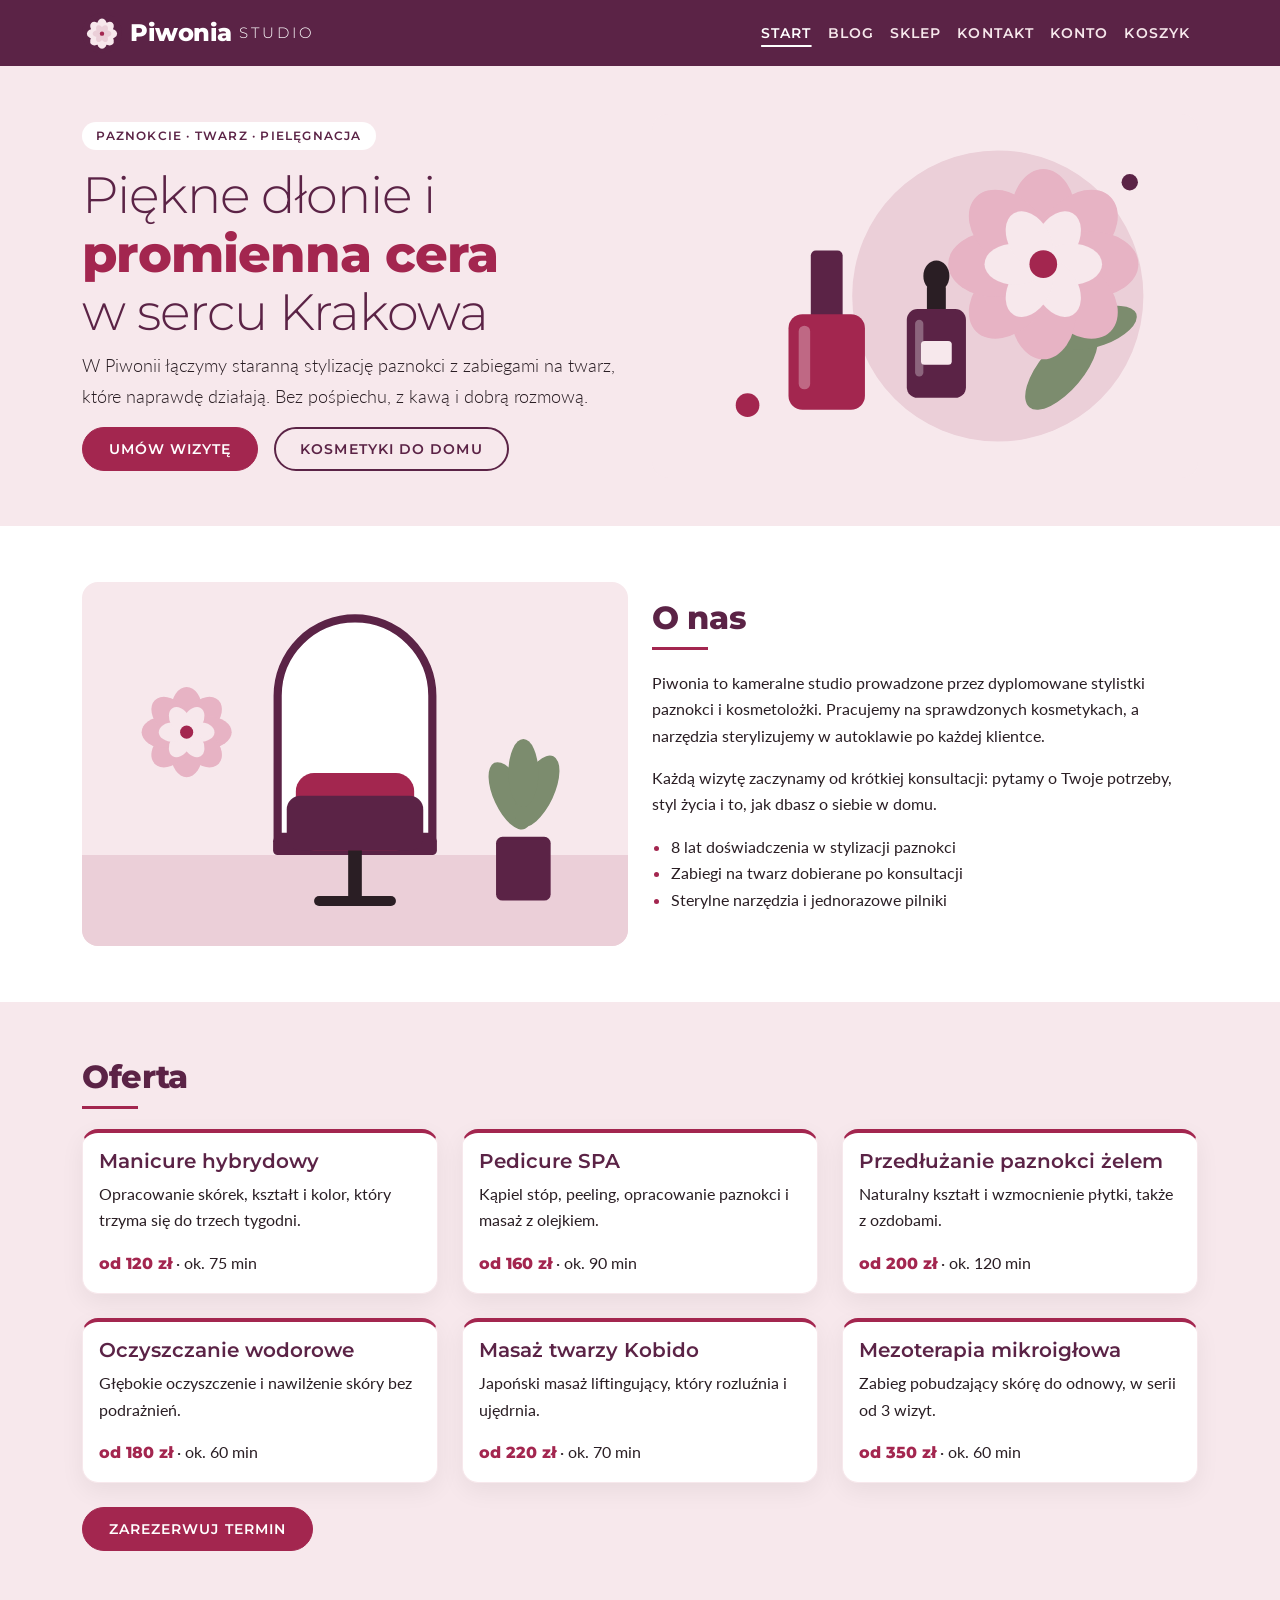
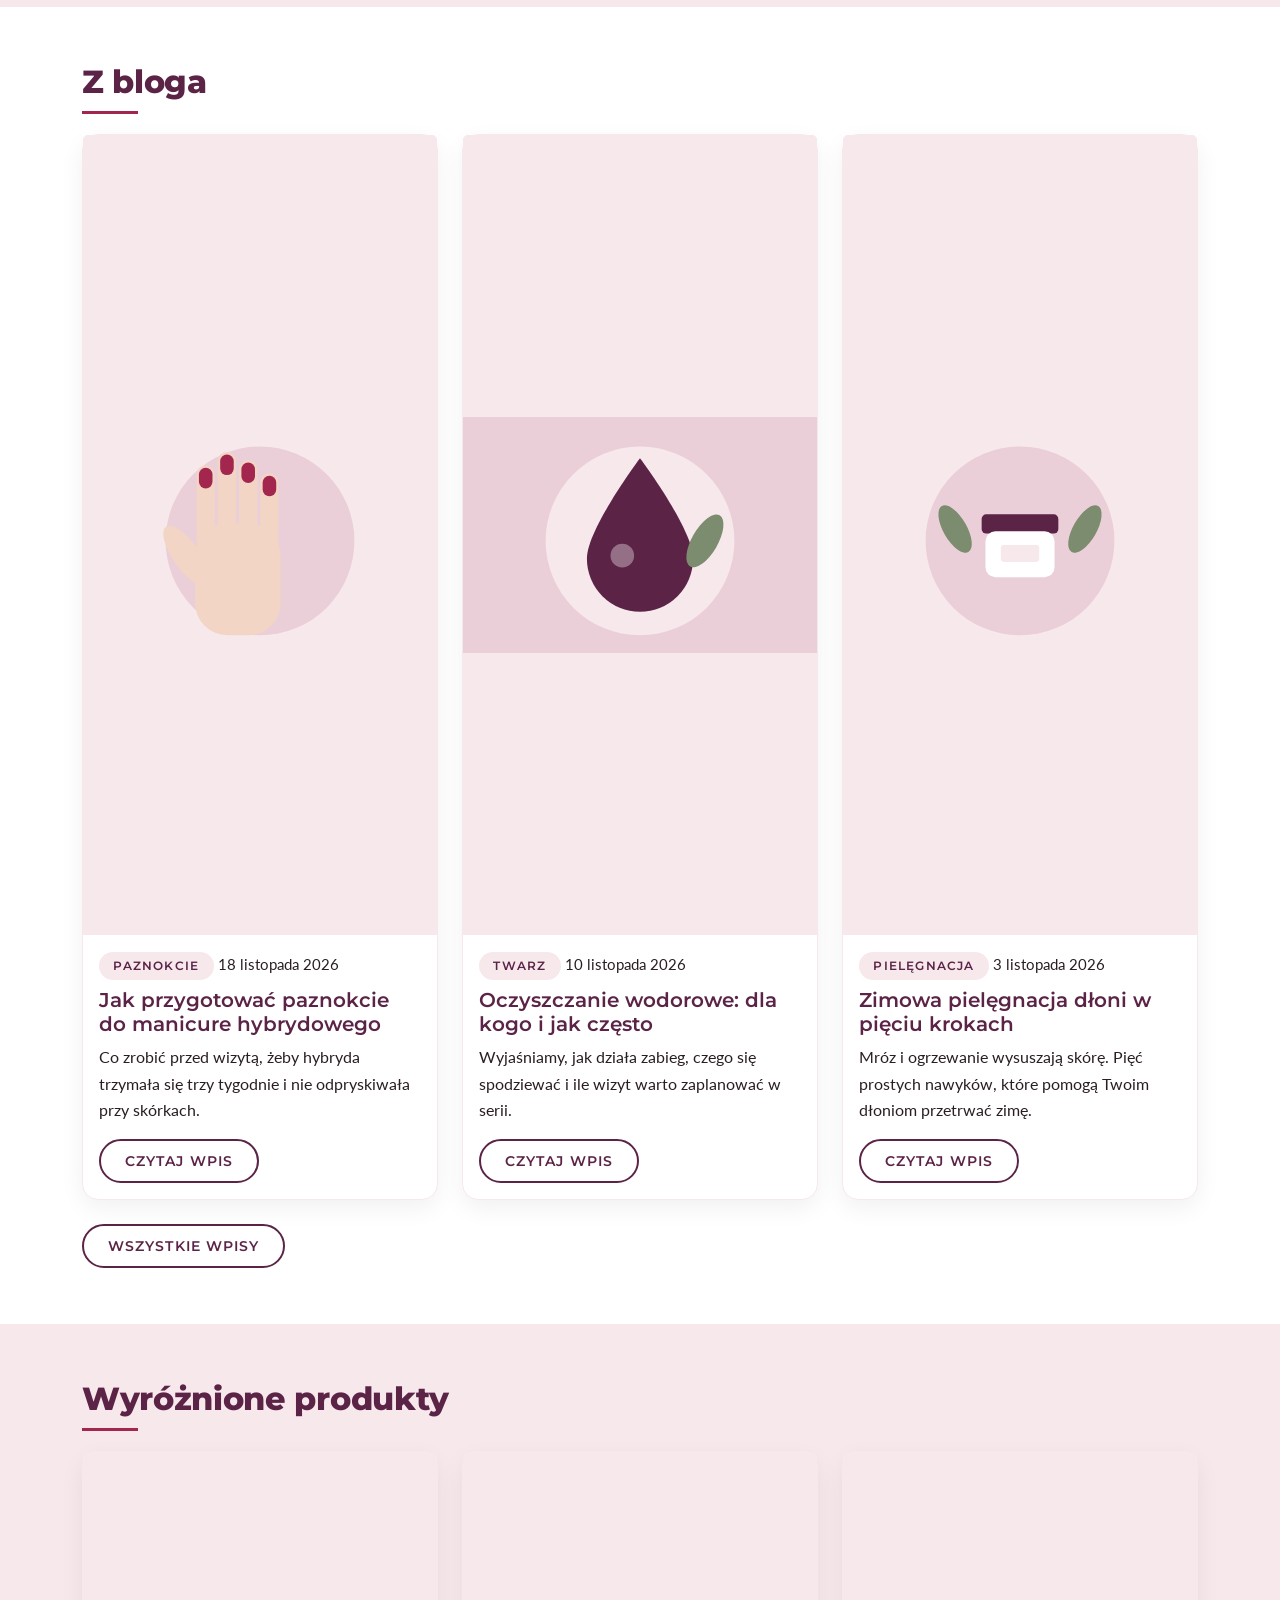
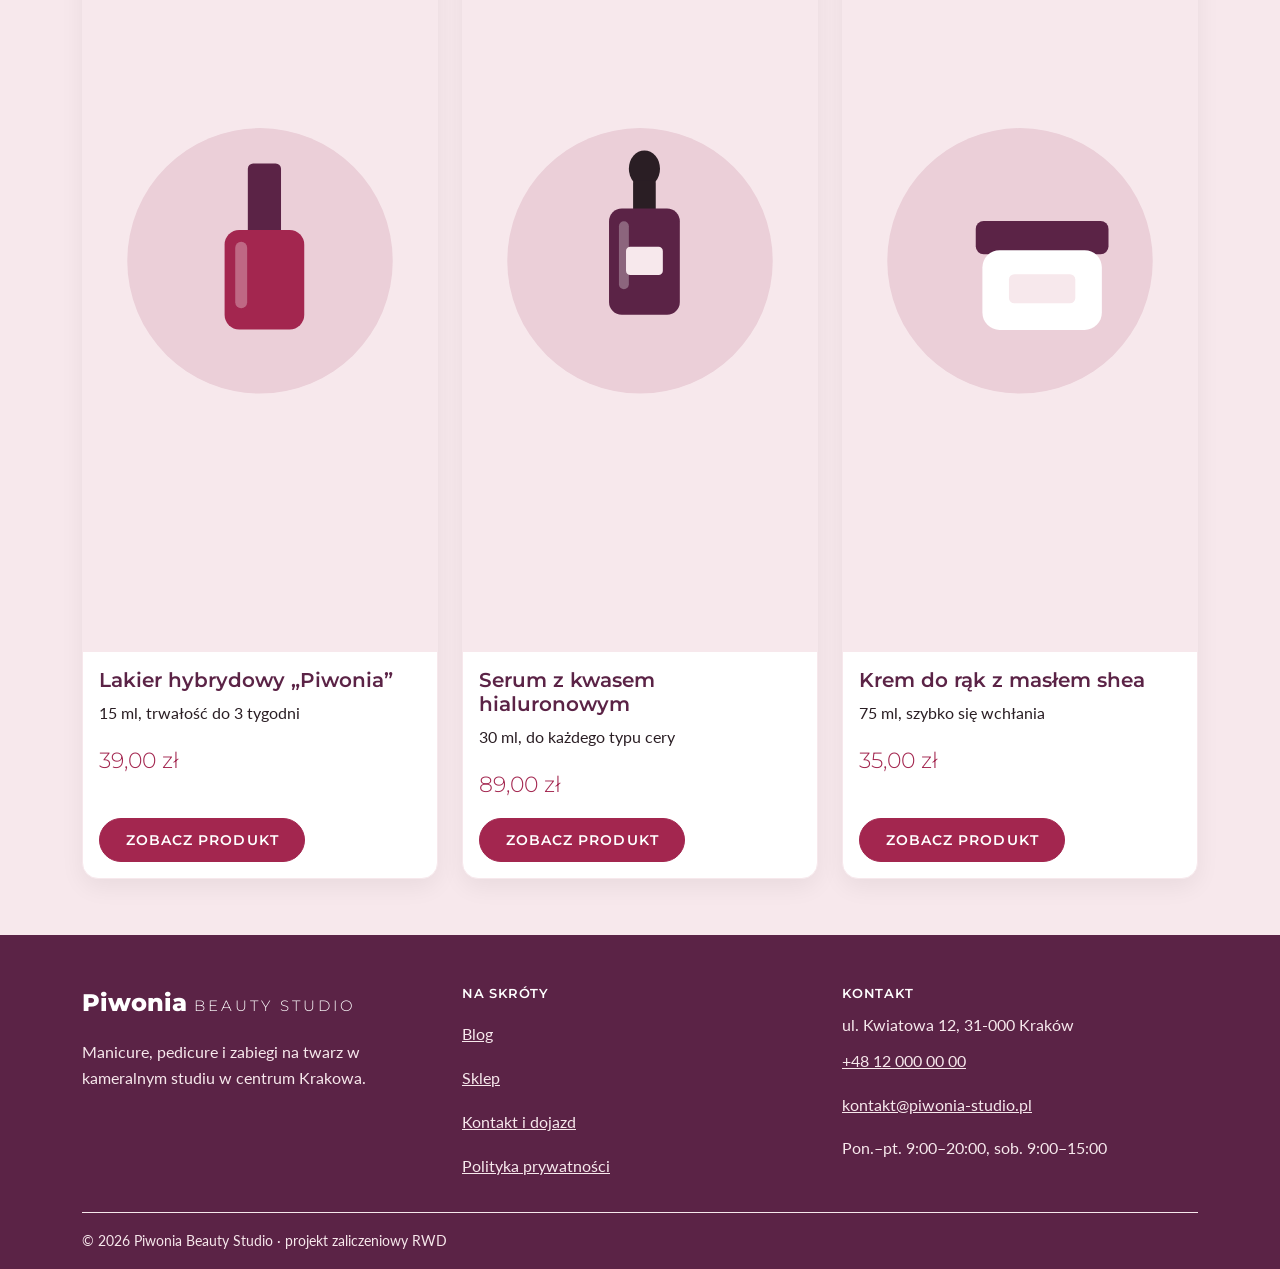
<file: index.html>
<!DOCTYPE html>
<html lang="pl">
<head>
  <meta charset="utf-8">
  <meta name="viewport" content="width=device-width, initial-scale=1">
  <title>Piwonia Beauty Studio – manicure i zabiegi na twarz w Krakowie</title>
  <meta name="description" content="Kameralne studio urody w Krakowie: manicure hybrydowy, pedicure SPA, oczyszczanie wodorowe i masaż Kobido. Umów wizytę online.">
  <meta property="og:title" content="Piwonia Beauty Studio – manicure i zabiegi na twarz w Krakowie">
  <meta property="og:description" content="Kameralne studio urody w Krakowie: manicure hybrydowy, pedicure SPA, oczyszczanie wodorowe i masaż Kobido. Umów wizytę online.">
  <meta property="og:image" content="https://marysiapieczyrak.github.io/projekt-rwd/img/og-image.png">
  <meta property="og:type" content="website">
  <meta property="og:url" content="https://marysiapieczyrak.github.io/projekt-rwd/index.html">
  <meta property="og:locale" content="pl_PL">
  <link rel="icon" href="img/logo.svg" type="image/svg+xml">
  <link rel="preconnect" href="https://fonts.googleapis.com">
  <link rel="preconnect" href="https://fonts.gstatic.com" crossorigin>
  <link rel="stylesheet" href="https://fonts.googleapis.com/css2?family=Lato:wght@400;700&family=Montserrat:wght@200;300;400;600;800&display=swap">
  <link rel="stylesheet" href="https://cdn.jsdelivr.net/npm/bootstrap@5.3.3/dist/css/bootstrap.min.css" integrity="sha384-QWTKZyjpPEjISv5WaRU9OFeRpok6YctnYmDr5pNlyT2bRjXh0JMhjY6hW+ALEwIH" crossorigin="anonymous">
  <link rel="stylesheet" href="style.css">
  <script type="application/ld+json">
  {
    "@context": "https://schema.org",
    "@type": "BeautySalon",
    "@id": "https://marysiapieczyrak.github.io/projekt-rwd/#salon",
    "name": "Piwonia Beauty Studio",
    "description": "Studio urody w Krakowie: stylizacja paznokci i zabiegi na twarz.",
    "url": "https://marysiapieczyrak.github.io/projekt-rwd/",
    "logo": "https://marysiapieczyrak.github.io/projekt-rwd/img/logo.svg",
    "image": "https://marysiapieczyrak.github.io/projekt-rwd/img/og-image.png",
    "telephone": "+48 12 000 00 00",
    "email": "kontakt@piwonia-studio.pl",
    "priceRange": "120–350 zł",
    "address": {
      "@type": "PostalAddress",
      "streetAddress": "ul. Kwiatowa 12",
      "postalCode": "31-000",
      "addressLocality": "Kraków",
      "addressCountry": "PL"
    },
    "openingHoursSpecification": [
      {
        "@type": "OpeningHoursSpecification",
        "dayOfWeek": [
          "Monday",
          "Tuesday",
          "Wednesday",
          "Thursday",
          "Friday"
        ],
        "opens": "09:00",
        "closes": "20:00"
      },
      {
        "@type": "OpeningHoursSpecification",
        "dayOfWeek": "Saturday",
        "opens": "09:00",
        "closes": "15:00"
      }
    ]
  }
  </script>
</head>
<body>
  <header>
    <nav class="navbar navbar-expand-lg navbar-dark navbar-marka" aria-label="Menu główne">
      <div class="container">
        <a class="navbar-brand" href="index.html"><img src="img/logo.svg" width="40" height="40" class="me-2" alt="Logo Piwonia Beauty Studio – stylizowany kwiat piwonii">Piwonia<span class="marka-cienka">studio</span></a>
        <button class="navbar-toggler" type="button" data-bs-toggle="collapse" data-bs-target="#menuGlowne" aria-controls="menuGlowne" aria-expanded="false" aria-label="Pokaż menu">
          <span class="navbar-toggler-icon"></span>
        </button>
        <div class="collapse navbar-collapse" id="menuGlowne">
          <ul class="navbar-nav ms-auto">
            <li class="nav-item"><a class="nav-link active" aria-current="page" href="index.html">Start</a></li>
            <li class="nav-item"><a class="nav-link" href="blog.html">Blog</a></li>
            <li class="nav-item"><a class="nav-link" href="sklep.html">Sklep</a></li>
            <li class="nav-item"><a class="nav-link" href="kontakt.html">Kontakt</a></li>
            <li class="nav-item"><a class="nav-link" href="konto.html">Konto</a></li>
            <li class="nav-item"><a class="nav-link" href="koszyk.html">Koszyk</a></li>
          </ul>
        </div>
      </div>
    </nav>
  </header>
  <main>
    <section class="hero">
      <div class="container">
        <div class="row g-4 align-items-center">
          <div class="col-12 col-lg-6">
            <p class="kategoria mb-3">Paznokcie · Twarz · Pielęgnacja</p>
            <h1>Piękne dłonie i <strong>promienna cera</strong> w&nbsp;sercu Krakowa</h1>
            <p class="lead">W Piwonii łączymy staranną stylizację paznokci z zabiegami na twarz, które naprawdę działają. Bez pośpiechu, z kawą i dobrą rozmową.</p>
            <div class="d-flex flex-wrap gap-3">
              <a href="kontakt.html" class="btn btn-cta">Umów wizytę</a>
              <a href="sklep.html" class="btn btn-obrys">Kosmetyki do domu</a>
            </div>
          </div>
          <div class="col-12 col-lg-6">
            <img src="img/hero.svg" class="img-fluid zdjecie-zaokraglone" width="1200" height="800" alt="Malinowy lakier do paznokci, serum z pipetą i różowa piwonia">
          </div>
        </div>
      </div>
    </section>
    <section class="sekcja">
      <div class="container">
        <div class="row g-4 align-items-center">
          <div class="col-12 col-md-6 order-md-2">
            <h2 class="naglowek-sekcji">O nas</h2>
            <p>Piwonia to kameralne studio prowadzone przez dyplomowane stylistki paznokci i kosmetolożki. Pracujemy na sprawdzonych kosmetykach, a narzędzia sterylizujemy w autoklawie po każdej klientce.</p>
            <p>Każdą wizytę zaczynamy od krótkiej konsultacji: pytamy o Twoje potrzeby, styl życia i to, jak dbasz o siebie w domu.</p>
            <ul class="lista-zalet">
              <li>8 lat doświadczenia w stylizacji paznokci</li>
              <li>Zabiegi na twarz dobierane po konsultacji</li>
              <li>Sterylne narzędzia i jednorazowe pilniki</li>
            </ul>
          </div>
          <div class="col-12 col-md-6 order-md-1">
            <img src="img/o-nas.svg" class="img-fluid zdjecie-zaokraglone" width="1200" height="800" alt="Wnętrze studia Piwonia: fotel kosmetyczny, lustro w łuku i roślina">
          </div>
        </div>
      </div>
    </section>
    <section class="sekcja sekcja-tlo">
      <div class="container">
        <div class="row">
          <div class="col-12">
            <h2 class="naglowek-sekcji">Oferta</h2>
          </div>
        </div>
        <div class="row g-4">
          <div class="col-12 col-md-6 col-lg-4">
            <div class="card h-100 karta-uslugi">
              <div class="card-body">
                <h3 class="h5 card-title">Manicure hybrydowy</h3>
                <p class="card-text">Opracowanie skórek, kształt i kolor, który trzyma się do trzech tygodni.</p>
                <p class="mb-0"><span class="usluga-cena">od 120 zł</span> · ok. 75 min</p>
              </div>
            </div>
          </div>
          <div class="col-12 col-md-6 col-lg-4">
            <div class="card h-100 karta-uslugi">
              <div class="card-body">
                <h3 class="h5 card-title">Pedicure SPA</h3>
                <p class="card-text">Kąpiel stóp, peeling, opracowanie paznokci i masaż z olejkiem.</p>
                <p class="mb-0"><span class="usluga-cena">od 160 zł</span> · ok. 90 min</p>
              </div>
            </div>
          </div>
          <div class="col-12 col-md-6 col-lg-4">
            <div class="card h-100 karta-uslugi">
              <div class="card-body">
                <h3 class="h5 card-title">Przedłużanie paznokci żelem</h3>
                <p class="card-text">Naturalny kształt i wzmocnienie płytki, także z ozdobami.</p>
                <p class="mb-0"><span class="usluga-cena">od 200 zł</span> · ok. 120 min</p>
              </div>
            </div>
          </div>
          <div class="col-12 col-md-6 col-lg-4">
            <div class="card h-100 karta-uslugi">
              <div class="card-body">
                <h3 class="h5 card-title">Oczyszczanie wodorowe</h3>
                <p class="card-text">Głębokie oczyszczenie i nawilżenie skóry bez podrażnień.</p>
                <p class="mb-0"><span class="usluga-cena">od 180 zł</span> · ok. 60 min</p>
              </div>
            </div>
          </div>
          <div class="col-12 col-md-6 col-lg-4">
            <div class="card h-100 karta-uslugi">
              <div class="card-body">
                <h3 class="h5 card-title">Masaż twarzy Kobido</h3>
                <p class="card-text">Japoński masaż liftingujący, który rozluźnia i ujędrnia.</p>
                <p class="mb-0"><span class="usluga-cena">od 220 zł</span> · ok. 70 min</p>
              </div>
            </div>
          </div>
          <div class="col-12 col-md-6 col-lg-4">
            <div class="card h-100 karta-uslugi">
              <div class="card-body">
                <h3 class="h5 card-title">Mezoterapia mikroigłowa</h3>
                <p class="card-text">Zabieg pobudzający skórę do odnowy, w serii od 3 wizyt.</p>
                <p class="mb-0"><span class="usluga-cena">od 350 zł</span> · ok. 60 min</p>
              </div>
            </div>
          </div>
        </div>
        <div class="row">
          <div class="col-12 mt-4">
            <a href="kontakt.html" class="btn btn-cta">Zarezerwuj termin</a>
          </div>
        </div>
      </div>
    </section>
    <section class="sekcja">
      <div class="container">
        <div class="row">
          <div class="col-12">
            <h2 class="naglowek-sekcji">Z bloga</h2>
          </div>
        </div>
        <div class="row g-4">
          <div class="col-12 col-md-6 col-lg-4">
            <article class="card h-100">
              <img src="img/blog-1.svg" class="card-img-top" width="1200" height="800" alt="Dłoń z pomalowanymi paznokciami">
              <div class="card-body d-flex flex-column">
                <p class="mb-2"><span class="kategoria">Paznokcie</span> <time class="meta-wpisu" datetime="2026-11-18">18 listopada 2026</time></p>
                <h3 class="h5 card-title">Jak przygotować paznokcie do manicure hybrydowego</h3>
                <p class="card-text">Co zrobić przed wizytą, żeby hybryda trzymała się trzy tygodnie i nie odpryskiwała przy skórkach.</p>
                <a href="single.html" class="btn btn-obrys mt-auto align-self-start">Czytaj wpis<span class="visually-hidden">: Jak przygotować paznokcie do manicure hybrydowego</span></a>
              </div>
            </article>
          </div>
          <div class="col-12 col-md-6 col-lg-4">
            <article class="card h-100">
              <img src="img/blog-2.svg" class="card-img-top" width="1200" height="800" alt="Kropla wody i liść na tle piany">
              <div class="card-body d-flex flex-column">
                <p class="mb-2"><span class="kategoria">Twarz</span> <time class="meta-wpisu" datetime="2026-11-10">10 listopada 2026</time></p>
                <h3 class="h5 card-title">Oczyszczanie wodorowe: dla kogo i jak często</h3>
                <p class="card-text">Wyjaśniamy, jak działa zabieg, czego się spodziewać i ile wizyt warto zaplanować w serii.</p>
                <a href="single.html" class="btn btn-obrys mt-auto align-self-start">Czytaj wpis<span class="visually-hidden">: Oczyszczanie wodorowe: dla kogo i jak często</span></a>
              </div>
            </article>
          </div>
          <div class="col-12 col-md-6 col-lg-4">
            <article class="card h-100">
              <img src="img/blog-3.svg" class="card-img-top" width="1200" height="800" alt="Dłonie w rękawiczkach z kremem">
              <div class="card-body d-flex flex-column">
                <p class="mb-2"><span class="kategoria">Pielęgnacja</span> <time class="meta-wpisu" datetime="2026-11-03">3 listopada 2026</time></p>
                <h3 class="h5 card-title">Zimowa pielęgnacja dłoni w pięciu krokach</h3>
                <p class="card-text">Mróz i ogrzewanie wysuszają skórę. Pięć prostych nawyków, które pomogą Twoim dłoniom przetrwać zimę.</p>
                <a href="single.html" class="btn btn-obrys mt-auto align-self-start">Czytaj wpis<span class="visually-hidden">: Zimowa pielęgnacja dłoni w pięciu krokach</span></a>
              </div>
            </article>
          </div>
        </div>
        <div class="row">
          <div class="col-12 mt-4">
            <a href="blog.html" class="btn btn-obrys">Wszystkie wpisy</a>
          </div>
        </div>
      </div>
    </section>
    <section class="sekcja sekcja-tlo">
      <div class="container">
        <div class="row">
          <div class="col-12">
            <h2 class="naglowek-sekcji">Wyróżnione produkty</h2>
          </div>
        </div>
        <div class="row g-4">
          <div class="col-12 col-md-6 col-lg-4">
            <article class="card h-100">
              <img src="img/produkt-lakier.svg" class="card-img-top" width="800" height="800" alt="Butelka lakieru hybrydowego w kolorze malinowym">
              <div class="card-body d-flex flex-column">
                <h3 class="h5 card-title">Lakier hybrydowy „Piwonia”</h3>
                <p class="card-text">15 ml, trwałość do 3 tygodni</p>
                <p class="cena mb-3">39,00 zł</p>
                <a href="produkt.html" class="btn btn-cta mt-auto align-self-start">Zobacz produkt<span class="visually-hidden">: Lakier hybrydowy „Piwonia”</span></a>
              </div>
            </article>
          </div>
          <div class="col-12 col-md-6 col-lg-4">
            <article class="card h-100">
              <img src="img/produkt-serum.svg" class="card-img-top" width="800" height="800" alt="Buteleczka serum z pipetą">
              <div class="card-body d-flex flex-column">
                <h3 class="h5 card-title">Serum z kwasem hialuronowym</h3>
                <p class="card-text">30 ml, do każdego typu cery</p>
                <p class="cena mb-3">89,00 zł</p>
                <a href="produkt.html" class="btn btn-cta mt-auto align-self-start">Zobacz produkt<span class="visually-hidden">: Serum z kwasem hialuronowym</span></a>
              </div>
            </article>
          </div>
          <div class="col-12 col-md-6 col-lg-4">
            <article class="card h-100">
              <img src="img/produkt-krem.svg" class="card-img-top" width="800" height="800" alt="Słoiczek kremu do rąk">
              <div class="card-body d-flex flex-column">
                <h3 class="h5 card-title">Krem do rąk z masłem shea</h3>
                <p class="card-text">75 ml, szybko się wchłania</p>
                <p class="cena mb-3">35,00 zł</p>
                <a href="produkt.html" class="btn btn-cta mt-auto align-self-start">Zobacz produkt<span class="visually-hidden">: Krem do rąk z masłem shea</span></a>
              </div>
            </article>
          </div>
        </div>
      </div>
    </section>
  </main>
  <footer class="stopka pt-5 pb-3">
    <div class="container">
      <div class="row g-4">
        <div class="col-12 col-md-4">
          <p class="stopka-marka">Piwonia <span class="marka-cienka">Beauty Studio</span></p>
          <p>Manicure, pedicure i zabiegi na twarz w kameralnym studiu w centrum Krakowa.</p>
        </div>
        <div class="col-12 col-sm-6 col-md-4">
          <p class="stopka-naglowek">Na skróty</p>
          <ul class="list-unstyled mb-0">
            <li><a href="blog.html">Blog</a></li>
            <li><a href="sklep.html">Sklep</a></li>
            <li><a href="kontakt.html">Kontakt i dojazd</a></li>
            <li><a href="polityka-prywatnosci.html">Polityka prywatności</a></li>
          </ul>
        </div>
        <div class="col-12 col-sm-6 col-md-4">
          <p class="stopka-naglowek">Kontakt</p>
          <address class="mb-2">ul. Kwiatowa 12, 31-000 Kraków<br>
            <a href="tel:+48120000000">+48 12 000 00 00</a><br>
            <a class="text-break" href="mailto:kontakt@piwonia-studio.pl">kontakt@piwonia-studio.pl</a></address>
          <p class="mb-0">Pon.–pt. 9:00–20:00, sob. 9:00–15:00</p>
        </div>
      </div>
      <p class="stopka-prawa mt-4 mb-0">© 2026 Piwonia Beauty Studio · projekt zaliczeniowy RWD</p>
    </div>
  </footer>
  <script src="https://cdn.jsdelivr.net/npm/bootstrap@5.3.3/dist/js/bootstrap.bundle.min.js" integrity="sha384-YvpcrYf0tY3lHB60NNkmXc5s9fDVZLESaAA55NDzOxhy9GkcIdslK1eN7N6jIeHz" crossorigin="anonymous"></script>
</body>
</html>
</file>
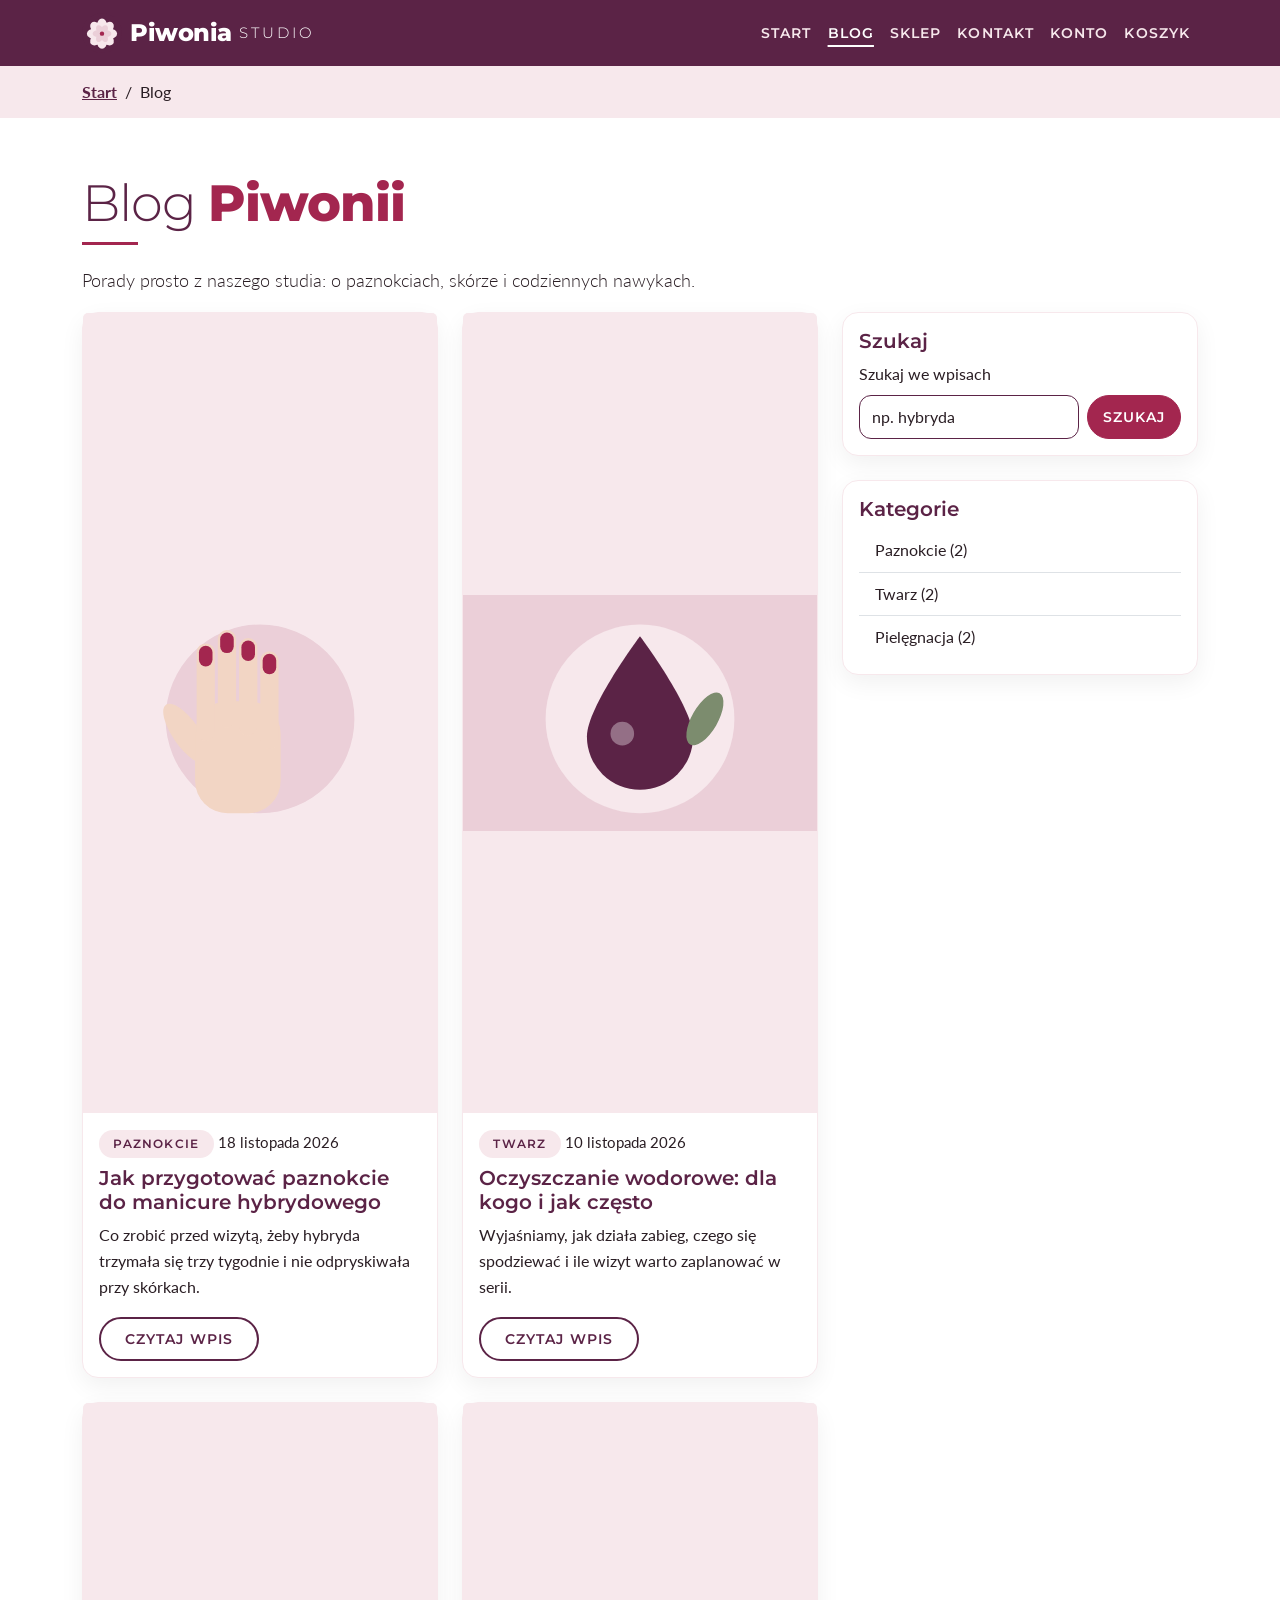
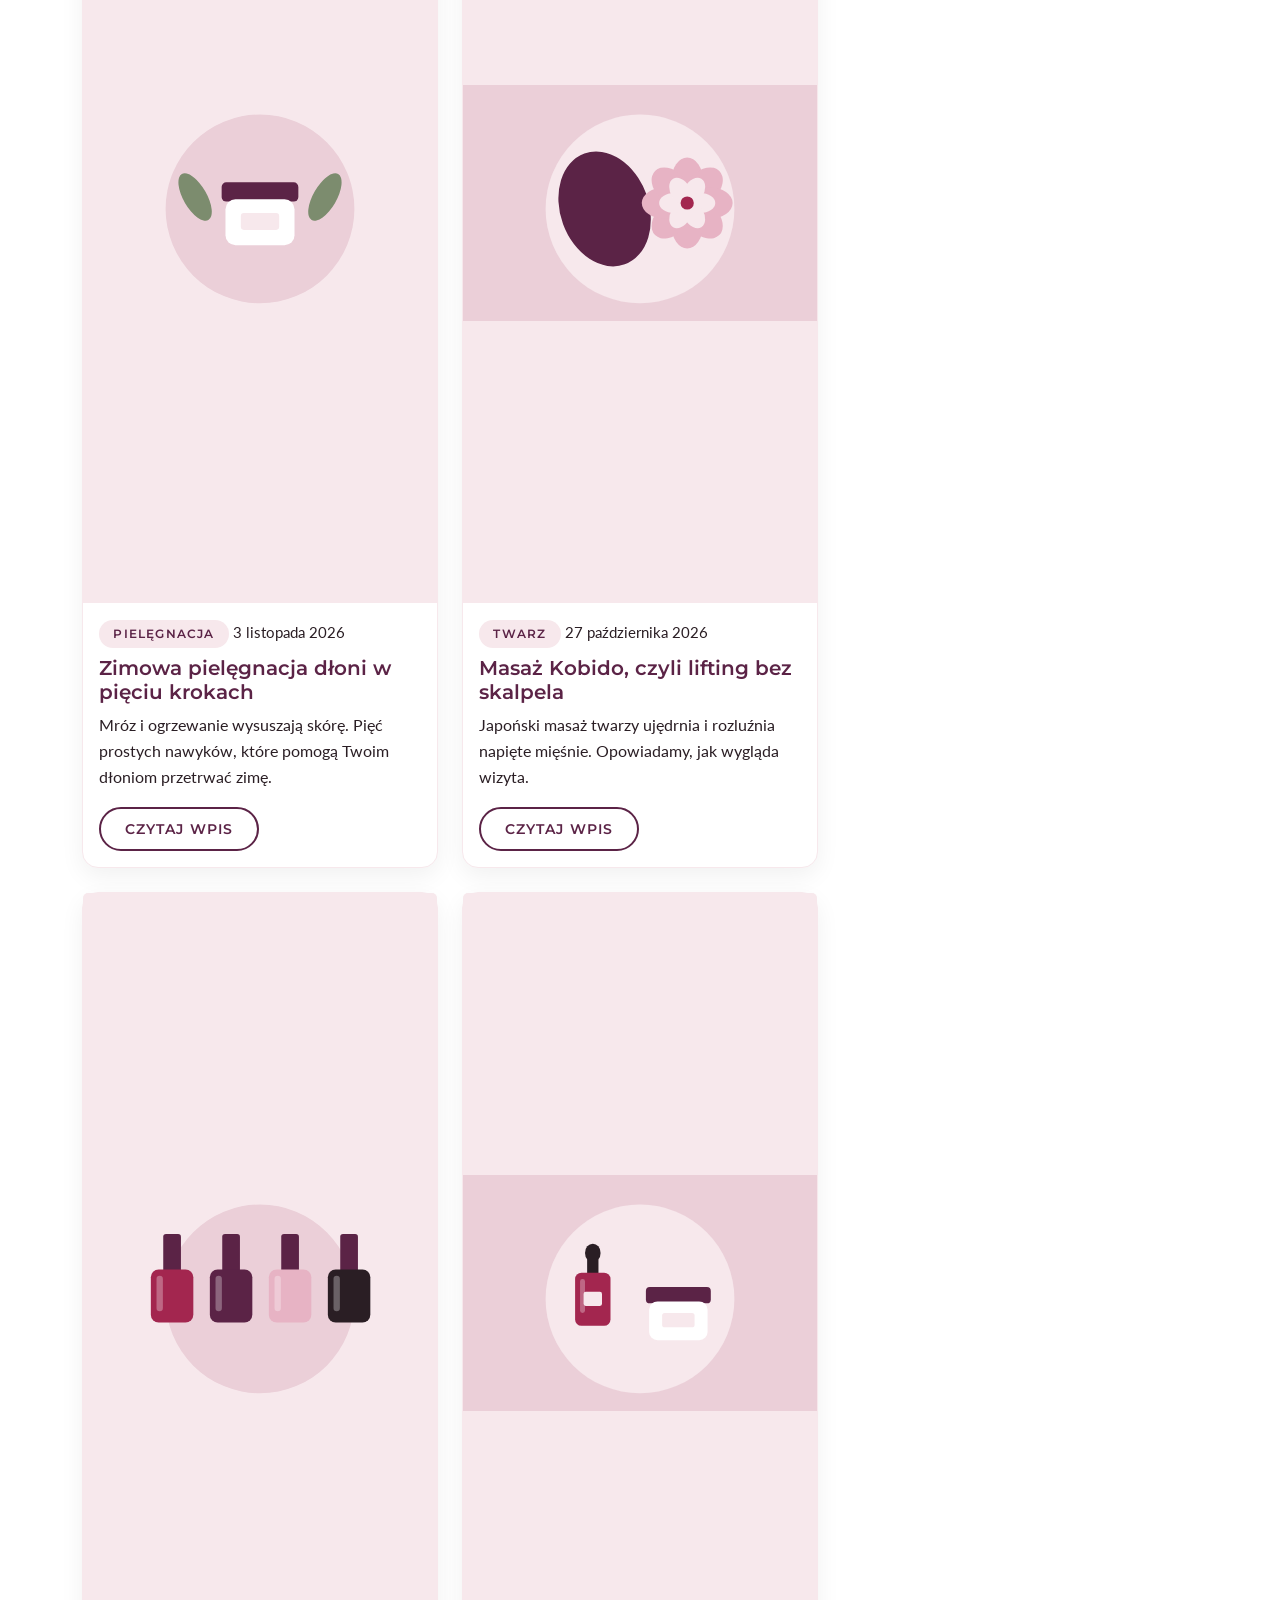
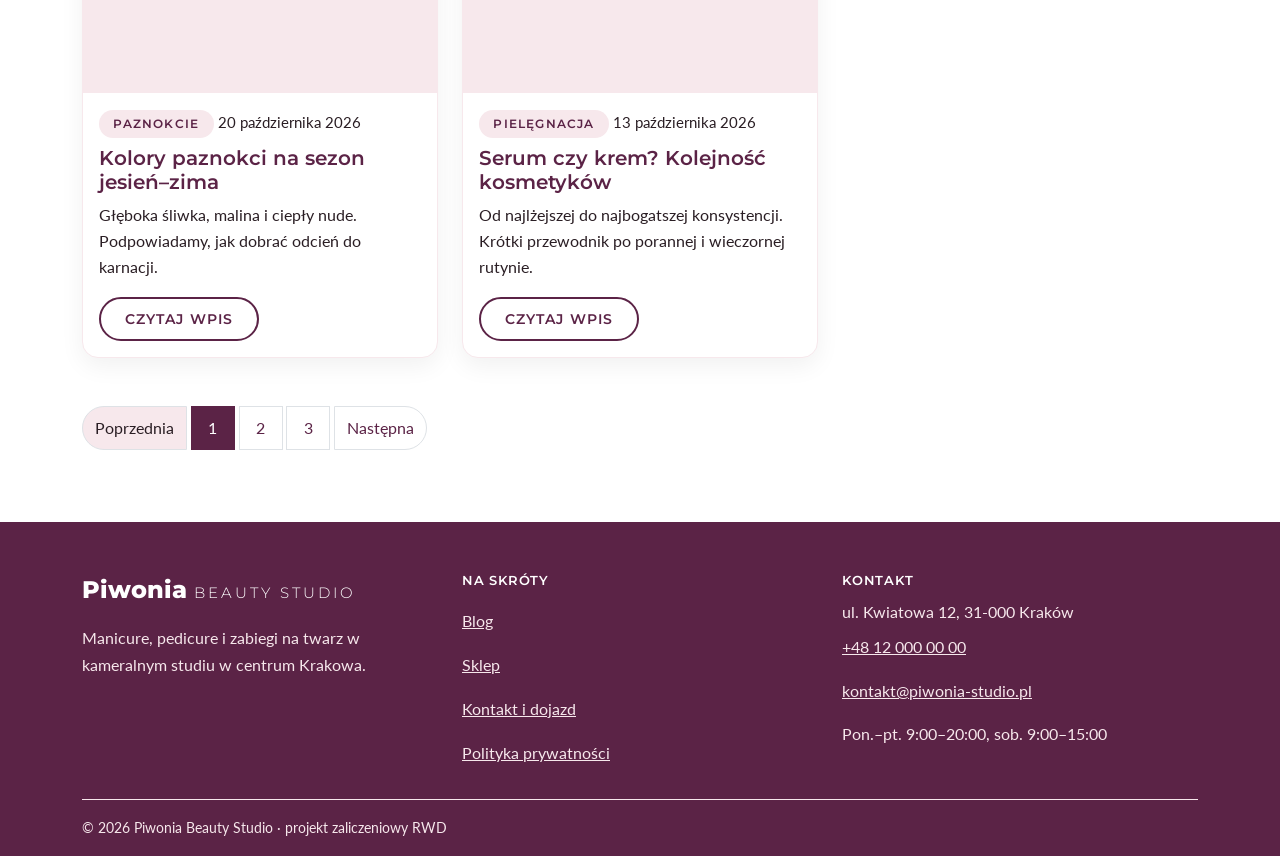
<file: blog.html>
<!DOCTYPE html>
<html lang="pl">
<head>
  <meta charset="utf-8">
  <meta name="viewport" content="width=device-width, initial-scale=1">
  <title>Blog o paznokciach i pielęgnacji twarzy | Piwonia Beauty Studio</title>
  <meta name="description" content="Porady stylistek i kosmetolożek z Piwonii: przygotowanie do manicure, pielęgnacja dłoni zimą, zabiegi na twarz i modne kolory.">
  <meta property="og:title" content="Blog o paznokciach i pielęgnacji twarzy | Piwonia Beauty Studio">
  <meta property="og:description" content="Porady stylistek i kosmetolożek z Piwonii: przygotowanie do manicure, pielęgnacja dłoni zimą, zabiegi na twarz i modne kolory.">
  <meta property="og:image" content="https://marysiapieczyrak.github.io/projekt-rwd/img/og-image.png">
  <meta property="og:type" content="website">
  <meta property="og:url" content="https://marysiapieczyrak.github.io/projekt-rwd/blog.html">
  <meta property="og:locale" content="pl_PL">
  <link rel="icon" href="img/logo.svg" type="image/svg+xml">
  <link rel="preconnect" href="https://fonts.googleapis.com">
  <link rel="preconnect" href="https://fonts.gstatic.com" crossorigin>
  <link rel="stylesheet" href="https://fonts.googleapis.com/css2?family=Lato:wght@400;700&family=Montserrat:wght@200;300;400;600;800&display=swap">
  <link rel="stylesheet" href="https://cdn.jsdelivr.net/npm/bootstrap@5.3.3/dist/css/bootstrap.min.css" integrity="sha384-QWTKZyjpPEjISv5WaRU9OFeRpok6YctnYmDr5pNlyT2bRjXh0JMhjY6hW+ALEwIH" crossorigin="anonymous">
  <link rel="stylesheet" href="style.css">
  <script type="application/ld+json">
  {
    "@context": "https://schema.org",
    "@type": "Blog",
    "name": "Blog Piwonia Beauty Studio",
    "description": "Porady o stylizacji paznokci, pielęgnacji dłoni i zabiegach na twarz.",
    "url": "https://marysiapieczyrak.github.io/projekt-rwd/blog.html",
    "inLanguage": "pl",
    "publisher": {
      "@type": "BeautySalon",
      "@id": "https://marysiapieczyrak.github.io/projekt-rwd/#salon",
      "name": "Piwonia Beauty Studio",
      "url": "https://marysiapieczyrak.github.io/projekt-rwd/"
    }
  }
  </script>
</head>
<body>
  <header>
    <nav class="navbar navbar-expand-lg navbar-dark navbar-marka" aria-label="Menu główne">
      <div class="container">
        <a class="navbar-brand" href="index.html"><img src="img/logo.svg" width="40" height="40" class="me-2" alt="Logo Piwonia Beauty Studio – stylizowany kwiat piwonii">Piwonia<span class="marka-cienka">studio</span></a>
        <button class="navbar-toggler" type="button" data-bs-toggle="collapse" data-bs-target="#menuGlowne" aria-controls="menuGlowne" aria-expanded="false" aria-label="Pokaż menu">
          <span class="navbar-toggler-icon"></span>
        </button>
        <div class="collapse navbar-collapse" id="menuGlowne">
          <ul class="navbar-nav ms-auto">
            <li class="nav-item"><a class="nav-link" href="index.html">Start</a></li>
            <li class="nav-item"><a class="nav-link active" aria-current="page" href="blog.html">Blog</a></li>
            <li class="nav-item"><a class="nav-link" href="sklep.html">Sklep</a></li>
            <li class="nav-item"><a class="nav-link" href="kontakt.html">Kontakt</a></li>
            <li class="nav-item"><a class="nav-link" href="konto.html">Konto</a></li>
            <li class="nav-item"><a class="nav-link" href="koszyk.html">Koszyk</a></li>
          </ul>
        </div>
      </div>
    </nav>
  </header>
  <main>
    <div class="breadcrumb-pasek">
      <div class="container">
        <div class="row">
          <div class="col-12">
            <nav aria-label="Okruszki">
              <ol class="breadcrumb py-1">
                <li class="breadcrumb-item"><a href="index.html">Start</a></li>
                <li class="breadcrumb-item active" aria-current="page">Blog</li>
              </ol>
            </nav>
          </div>
        </div>
      </div>
    </div>
    <section class="sekcja">
      <div class="container">
        <div class="row">
          <div class="col-12">
            <h1 class="naglowek-sekcji">Blog <strong>Piwonii</strong></h1>
            <p class="lead">Porady prosto z naszego studia: o paznokciach, skórze i codziennych nawykach.</p>
          </div>
        </div>
        <div class="row g-4">
          <div class="col-12 col-lg-8">
            <div class="row g-4">
              <div class="col-12 col-md-6">
                <article class="card h-100">
                  <img src="img/blog-1.svg" class="card-img-top" width="1200" height="800" alt="Dłoń z pomalowanymi paznokciami">
                  <div class="card-body d-flex flex-column">
                    <p class="mb-2"><span class="kategoria">Paznokcie</span> <time class="meta-wpisu" datetime="2026-11-18">18 listopada 2026</time></p>
                    <h2 class="h5 card-title">Jak przygotować paznokcie do manicure hybrydowego</h2>
                    <p class="card-text">Co zrobić przed wizytą, żeby hybryda trzymała się trzy tygodnie i nie odpryskiwała przy skórkach.</p>
                    <a href="single.html" class="btn btn-obrys mt-auto align-self-start">Czytaj wpis<span class="visually-hidden">: Jak przygotować paznokcie do manicure hybrydowego</span></a>
                  </div>
                </article>
              </div>
              <div class="col-12 col-md-6">
                <article class="card h-100">
                  <img src="img/blog-2.svg" class="card-img-top" width="1200" height="800" alt="Kropla wody i liść na tle piany">
                  <div class="card-body d-flex flex-column">
                    <p class="mb-2"><span class="kategoria">Twarz</span> <time class="meta-wpisu" datetime="2026-11-10">10 listopada 2026</time></p>
                    <h2 class="h5 card-title">Oczyszczanie wodorowe: dla kogo i jak często</h2>
                    <p class="card-text">Wyjaśniamy, jak działa zabieg, czego się spodziewać i ile wizyt warto zaplanować w serii.</p>
                    <a href="single.html" class="btn btn-obrys mt-auto align-self-start">Czytaj wpis<span class="visually-hidden">: Oczyszczanie wodorowe: dla kogo i jak często</span></a>
                  </div>
                </article>
              </div>
              <div class="col-12 col-md-6">
                <article class="card h-100">
                  <img src="img/blog-3.svg" class="card-img-top" width="1200" height="800" alt="Dłonie w rękawiczkach z kremem">
                  <div class="card-body d-flex flex-column">
                    <p class="mb-2"><span class="kategoria">Pielęgnacja</span> <time class="meta-wpisu" datetime="2026-11-03">3 listopada 2026</time></p>
                    <h2 class="h5 card-title">Zimowa pielęgnacja dłoni w pięciu krokach</h2>
                    <p class="card-text">Mróz i ogrzewanie wysuszają skórę. Pięć prostych nawyków, które pomogą Twoim dłoniom przetrwać zimę.</p>
                    <a href="single.html" class="btn btn-obrys mt-auto align-self-start">Czytaj wpis<span class="visually-hidden">: Zimowa pielęgnacja dłoni w pięciu krokach</span></a>
                  </div>
                </article>
              </div>
              <div class="col-12 col-md-6">
                <article class="card h-100">
                  <img src="img/blog-4.svg" class="card-img-top" width="1200" height="800" alt="Kamień do masażu twarzy i piwonia">
                  <div class="card-body d-flex flex-column">
                    <p class="mb-2"><span class="kategoria">Twarz</span> <time class="meta-wpisu" datetime="2026-10-27">27 października 2026</time></p>
                    <h2 class="h5 card-title">Masaż Kobido, czyli lifting bez skalpela</h2>
                    <p class="card-text">Japoński masaż twarzy ujędrnia i rozluźnia napięte mięśnie. Opowiadamy, jak wygląda wizyta.</p>
                    <a href="single.html" class="btn btn-obrys mt-auto align-self-start">Czytaj wpis<span class="visually-hidden">: Masaż Kobido, czyli lifting bez skalpela</span></a>
                  </div>
                </article>
              </div>
              <div class="col-12 col-md-6">
                <article class="card h-100">
                  <img src="img/blog-5.svg" class="card-img-top" width="1200" height="800" alt="Paleta kolorowych lakierów">
                  <div class="card-body d-flex flex-column">
                    <p class="mb-2"><span class="kategoria">Paznokcie</span> <time class="meta-wpisu" datetime="2026-10-20">20 października 2026</time></p>
                    <h2 class="h5 card-title">Kolory paznokci na sezon jesień–zima</h2>
                    <p class="card-text">Głęboka śliwka, malina i ciepły nude. Podpowiadamy, jak dobrać odcień do karnacji.</p>
                    <a href="single.html" class="btn btn-obrys mt-auto align-self-start">Czytaj wpis<span class="visually-hidden">: Kolory paznokci na sezon jesień–zima</span></a>
                  </div>
                </article>
              </div>
              <div class="col-12 col-md-6">
                <article class="card h-100">
                  <img src="img/blog-6.svg" class="card-img-top" width="1200" height="800" alt="Serum i krem obok siebie">
                  <div class="card-body d-flex flex-column">
                    <p class="mb-2"><span class="kategoria">Pielęgnacja</span> <time class="meta-wpisu" datetime="2026-10-13">13 października 2026</time></p>
                    <h2 class="h5 card-title">Serum czy krem? Kolejność kosmetyków</h2>
                    <p class="card-text">Od najlżejszej do najbogatszej konsystencji. Krótki przewodnik po porannej i wieczornej rutynie.</p>
                    <a href="single.html" class="btn btn-obrys mt-auto align-self-start">Czytaj wpis<span class="visually-hidden">: Serum czy krem? Kolejność kosmetyków</span></a>
                  </div>
                </article>
              </div>
            </div>
            <nav class="mt-5" aria-label="Strony bloga">
              <ul class="pagination flex-wrap">
                <li class="page-item disabled"><span class="page-link">Poprzednia</span></li>
                <li class="page-item active" aria-current="page"><span class="page-link">1</span></li>
                <li class="page-item"><a class="page-link" href="blog.html?strona=2">2</a></li>
                <li class="page-item"><a class="page-link" href="blog.html?strona=3">3</a></li>
                <li class="page-item"><a class="page-link" href="blog.html?strona=2">Następna</a></li>
              </ul>
            </nav>
          </div>
          <aside class="col-12 col-lg-4">
            <div class="card mb-4">
              <div class="card-body">
                <h2 class="h5 card-title">Szukaj</h2>
                <form action="blog.html" method="get" role="search">
                  <label for="szukaj" class="form-label">Szukaj we wpisach</label>
                  <div class="d-flex gap-2">
                    <input type="search" id="szukaj" name="q" class="form-control" placeholder="np. hybryda">
                    <button type="submit" class="btn btn-cta">Szukaj</button>
                  </div>
                </form>
              </div>
            </div>
            <div class="card">
              <div class="card-body">
                <h2 class="h5 card-title">Kategorie</h2>
                <div class="list-group list-group-flush">
                  <a href="blog.html?kategoria=paznokcie" class="list-group-item list-group-item-action">Paznokcie (2)</a>
                  <a href="blog.html?kategoria=twarz" class="list-group-item list-group-item-action">Twarz (2)</a>
                  <a href="blog.html?kategoria=pielegnacja" class="list-group-item list-group-item-action">Pielęgnacja (2)</a>
                </div>
              </div>
            </div>
          </aside>
        </div>
      </div>
    </section>
  </main>
  <footer class="stopka pt-5 pb-3">
    <div class="container">
      <div class="row g-4">
        <div class="col-12 col-md-4">
          <p class="stopka-marka">Piwonia <span class="marka-cienka">Beauty Studio</span></p>
          <p>Manicure, pedicure i zabiegi na twarz w kameralnym studiu w centrum Krakowa.</p>
        </div>
        <div class="col-12 col-sm-6 col-md-4">
          <p class="stopka-naglowek">Na skróty</p>
          <ul class="list-unstyled mb-0">
            <li><a href="blog.html">Blog</a></li>
            <li><a href="sklep.html">Sklep</a></li>
            <li><a href="kontakt.html">Kontakt i dojazd</a></li>
            <li><a href="polityka-prywatnosci.html">Polityka prywatności</a></li>
          </ul>
        </div>
        <div class="col-12 col-sm-6 col-md-4">
          <p class="stopka-naglowek">Kontakt</p>
          <address class="mb-2">ul. Kwiatowa 12, 31-000 Kraków<br>
            <a href="tel:+48120000000">+48 12 000 00 00</a><br>
            <a class="text-break" href="mailto:kontakt@piwonia-studio.pl">kontakt@piwonia-studio.pl</a></address>
          <p class="mb-0">Pon.–pt. 9:00–20:00, sob. 9:00–15:00</p>
        </div>
      </div>
      <p class="stopka-prawa mt-4 mb-0">© 2026 Piwonia Beauty Studio · projekt zaliczeniowy RWD</p>
    </div>
  </footer>
  <script src="https://cdn.jsdelivr.net/npm/bootstrap@5.3.3/dist/js/bootstrap.bundle.min.js" integrity="sha384-YvpcrYf0tY3lHB60NNkmXc5s9fDVZLESaAA55NDzOxhy9GkcIdslK1eN7N6jIeHz" crossorigin="anonymous"></script>
</body>
</html>
</file>
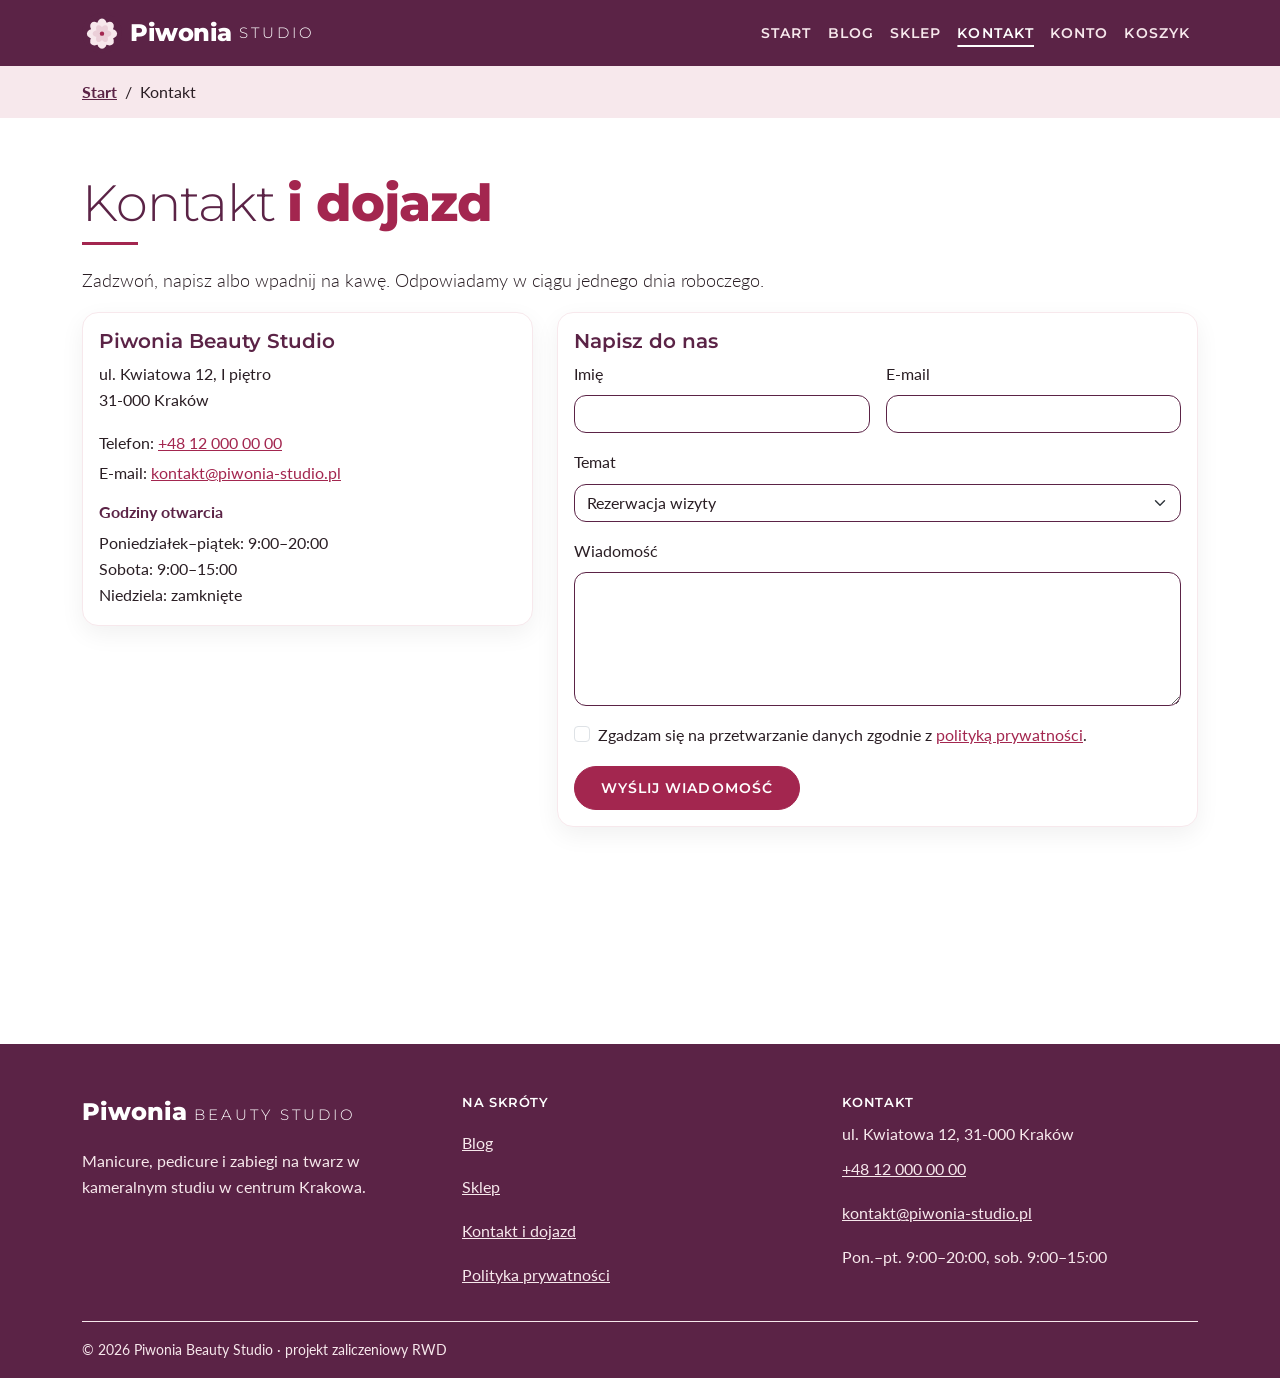
<file: kontakt.html>
<!DOCTYPE html>
<html lang="pl">
<head>
  <meta charset="utf-8">
  <meta name="viewport" content="width=device-width, initial-scale=1">
  <title>Kontakt i rezerwacja wizyty | Piwonia Beauty Studio Kraków</title>
  <meta name="description" content="Adres, telefon i godziny otwarcia studia Piwonia w Krakowie. Napisz do nas przez formularz i zarezerwuj manicure lub zabieg na twarz.">
  <meta property="og:title" content="Kontakt i rezerwacja wizyty | Piwonia Beauty Studio Kraków">
  <meta property="og:description" content="Adres, telefon i godziny otwarcia studia Piwonia w Krakowie. Napisz do nas przez formularz i zarezerwuj manicure lub zabieg na twarz.">
  <meta property="og:image" content="https://marysiapieczyrak.github.io/projekt-rwd/img/og-image.png">
  <meta property="og:type" content="website">
  <meta property="og:url" content="https://marysiapieczyrak.github.io/projekt-rwd/kontakt.html">
  <meta property="og:locale" content="pl_PL">
  <link rel="icon" href="img/logo.svg" type="image/svg+xml">
  <link rel="preconnect" href="https://fonts.googleapis.com">
  <link rel="preconnect" href="https://fonts.gstatic.com" crossorigin>
  <link rel="stylesheet" href="https://fonts.googleapis.com/css2?family=Lato:wght@400;700&family=Montserrat:wght@200;300;400;600;800&display=swap">
  <link rel="stylesheet" href="https://cdn.jsdelivr.net/npm/bootstrap@5.3.3/dist/css/bootstrap.min.css" integrity="sha384-QWTKZyjpPEjISv5WaRU9OFeRpok6YctnYmDr5pNlyT2bRjXh0JMhjY6hW+ALEwIH" crossorigin="anonymous">
  <link rel="stylesheet" href="style.css">
  <script type="application/ld+json">
  {
    "@context": "https://schema.org",
    "@type": "ContactPage",
    "name": "Kontakt – Piwonia Beauty Studio",
    "description": "Dane kontaktowe, formularz i mapa dojazdu do studia.",
    "url": "https://marysiapieczyrak.github.io/projekt-rwd/kontakt.html",
    "inLanguage": "pl",
    "publisher": {
      "@type": "BeautySalon",
      "@id": "https://marysiapieczyrak.github.io/projekt-rwd/#salon",
      "name": "Piwonia Beauty Studio",
      "url": "https://marysiapieczyrak.github.io/projekt-rwd/"
    }
  }
  </script>
</head>
<body>
  <header>
    <nav class="navbar navbar-expand-lg navbar-dark navbar-marka" aria-label="Menu główne">
      <div class="container">
        <a class="navbar-brand" href="index.html"><img src="img/logo.svg" width="40" height="40" class="me-2" alt="Logo Piwonia Beauty Studio – stylizowany kwiat piwonii">Piwonia<span class="marka-cienka">studio</span></a>
        <button class="navbar-toggler" type="button" data-bs-toggle="collapse" data-bs-target="#menuGlowne" aria-controls="menuGlowne" aria-expanded="false" aria-label="Pokaż menu">
          <span class="navbar-toggler-icon"></span>
        </button>
        <div class="collapse navbar-collapse" id="menuGlowne">
          <ul class="navbar-nav ms-auto">
            <li class="nav-item"><a class="nav-link" href="index.html">Start</a></li>
            <li class="nav-item"><a class="nav-link" href="blog.html">Blog</a></li>
            <li class="nav-item"><a class="nav-link" href="sklep.html">Sklep</a></li>
            <li class="nav-item"><a class="nav-link active" aria-current="page" href="kontakt.html">Kontakt</a></li>
            <li class="nav-item"><a class="nav-link" href="konto.html">Konto</a></li>
            <li class="nav-item"><a class="nav-link" href="koszyk.html">Koszyk</a></li>
          </ul>
        </div>
      </div>
    </nav>
  </header>
  <main>
    <div class="breadcrumb-pasek">
      <div class="container">
        <div class="row">
          <div class="col-12">
            <nav aria-label="Okruszki">
              <ol class="breadcrumb py-1">
                <li class="breadcrumb-item"><a href="index.html">Start</a></li>
                <li class="breadcrumb-item active" aria-current="page">Kontakt</li>
              </ol>
            </nav>
          </div>
        </div>
      </div>
    </div>
    <section class="sekcja">
      <div class="container">
        <div class="row">
          <div class="col-12">
            <h1 class="naglowek-sekcji">Kontakt <strong>i dojazd</strong></h1>
            <p class="lead">Zadzwoń, napisz albo wpadnij na kawę. Odpowiadamy w ciągu jednego dnia roboczego.</p>
          </div>
        </div>
        <div class="row g-4">
          <div class="col-12 col-lg-5">
            <div class="card mb-4">
              <div class="card-body">
                <h2 class="h5 card-title">Piwonia Beauty Studio</h2>
                <address class="mb-3">ul. Kwiatowa 12, I piętro<br>31-000 Kraków</address>
                <p class="mb-1">Telefon: <a href="tel:+48120000000">+48 12 000 00 00</a></p>
                <p>E-mail: <a class="text-break" href="mailto:kontakt@piwonia-studio.pl">kontakt@piwonia-studio.pl</a></p>
                <h3 class="h6 fw-bold">Godziny otwarcia</h3>
                <p class="mb-0">Poniedziałek–piątek: 9:00–20:00<br>Sobota: 9:00–15:00<br>Niedziela: zamknięte</p>
              </div>
            </div>
            <div class="ratio ratio-4x3 mapa">
              <iframe src="https://www.google.com/maps?q=Rynek%20G%C5%82%C3%B3wny%2C%20Krak%C3%B3w&amp;output=embed" title="Mapa dojazdu do studia Piwonia w Krakowie" loading="lazy" referrerpolicy="no-referrer-when-downgrade"></iframe>
            </div>
          </div>
          <div class="col-12 col-lg-7">
            <div class="card">
              <div class="card-body">
                <h2 class="h5 card-title">Napisz do nas</h2>
                <form action="kontakt.html" method="get">
                  <div class="row g-3">
                    <div class="col-12 col-md-6">
                      <label for="k-imie" class="form-label">Imię</label>
                      <input type="text" id="k-imie" name="imie" class="form-control" autocomplete="given-name" required>
                    </div>
                    <div class="col-12 col-md-6">
                      <label for="k-email" class="form-label">E-mail</label>
                      <input type="email" id="k-email" name="email" class="form-control" autocomplete="email" required>
                    </div>
                    <div class="col-12">
                      <label for="k-temat" class="form-label">Temat</label>
                      <select id="k-temat" name="temat" class="form-select">
                        <option value="rezerwacja">Rezerwacja wizyty</option>
                        <option value="voucher">Voucher podarunkowy</option>
                        <option value="sklep">Zamówienie ze sklepu</option>
                        <option value="inne">Inne</option>
                      </select>
                    </div>
                    <div class="col-12">
                      <label for="k-wiadomosc" class="form-label">Wiadomość</label>
                      <textarea id="k-wiadomosc" name="wiadomosc" class="form-control" rows="5" required></textarea>
                    </div>
                    <div class="col-12">
                      <div class="form-check">
                        <input class="form-check-input" type="checkbox" id="k-zgoda" name="zgoda" required>
                        <label class="form-check-label" for="k-zgoda">Zgadzam się na przetwarzanie danych zgodnie z <a href="polityka-prywatnosci.html">polityką prywatności</a>.</label>
                      </div>
                    </div>
                    <div class="col-12">
                      <button type="submit" class="btn btn-cta">Wyślij wiadomość</button>
                    </div>
                  </div>
                </form>
              </div>
            </div>
          </div>
        </div>
      </div>
    </section>
  </main>
  <footer class="stopka pt-5 pb-3">
    <div class="container">
      <div class="row g-4">
        <div class="col-12 col-md-4">
          <p class="stopka-marka">Piwonia <span class="marka-cienka">Beauty Studio</span></p>
          <p>Manicure, pedicure i zabiegi na twarz w kameralnym studiu w centrum Krakowa.</p>
        </div>
        <div class="col-12 col-sm-6 col-md-4">
          <p class="stopka-naglowek">Na skróty</p>
          <ul class="list-unstyled mb-0">
            <li><a href="blog.html">Blog</a></li>
            <li><a href="sklep.html">Sklep</a></li>
            <li><a href="kontakt.html">Kontakt i dojazd</a></li>
            <li><a href="polityka-prywatnosci.html">Polityka prywatności</a></li>
          </ul>
        </div>
        <div class="col-12 col-sm-6 col-md-4">
          <p class="stopka-naglowek">Kontakt</p>
          <address class="mb-2">ul. Kwiatowa 12, 31-000 Kraków<br>
            <a href="tel:+48120000000">+48 12 000 00 00</a><br>
            <a class="text-break" href="mailto:kontakt@piwonia-studio.pl">kontakt@piwonia-studio.pl</a></address>
          <p class="mb-0">Pon.–pt. 9:00–20:00, sob. 9:00–15:00</p>
        </div>
      </div>
      <p class="stopka-prawa mt-4 mb-0">© 2026 Piwonia Beauty Studio · projekt zaliczeniowy RWD</p>
    </div>
  </footer>
  <script src="https://cdn.jsdelivr.net/npm/bootstrap@5.3.3/dist/js/bootstrap.bundle.min.js" integrity="sha384-YvpcrYf0tY3lHB60NNkmXc5s9fDVZLESaAA55NDzOxhy9GkcIdslK1eN7N6jIeHz" crossorigin="anonymous"></script>
</body>
</html>
</file>
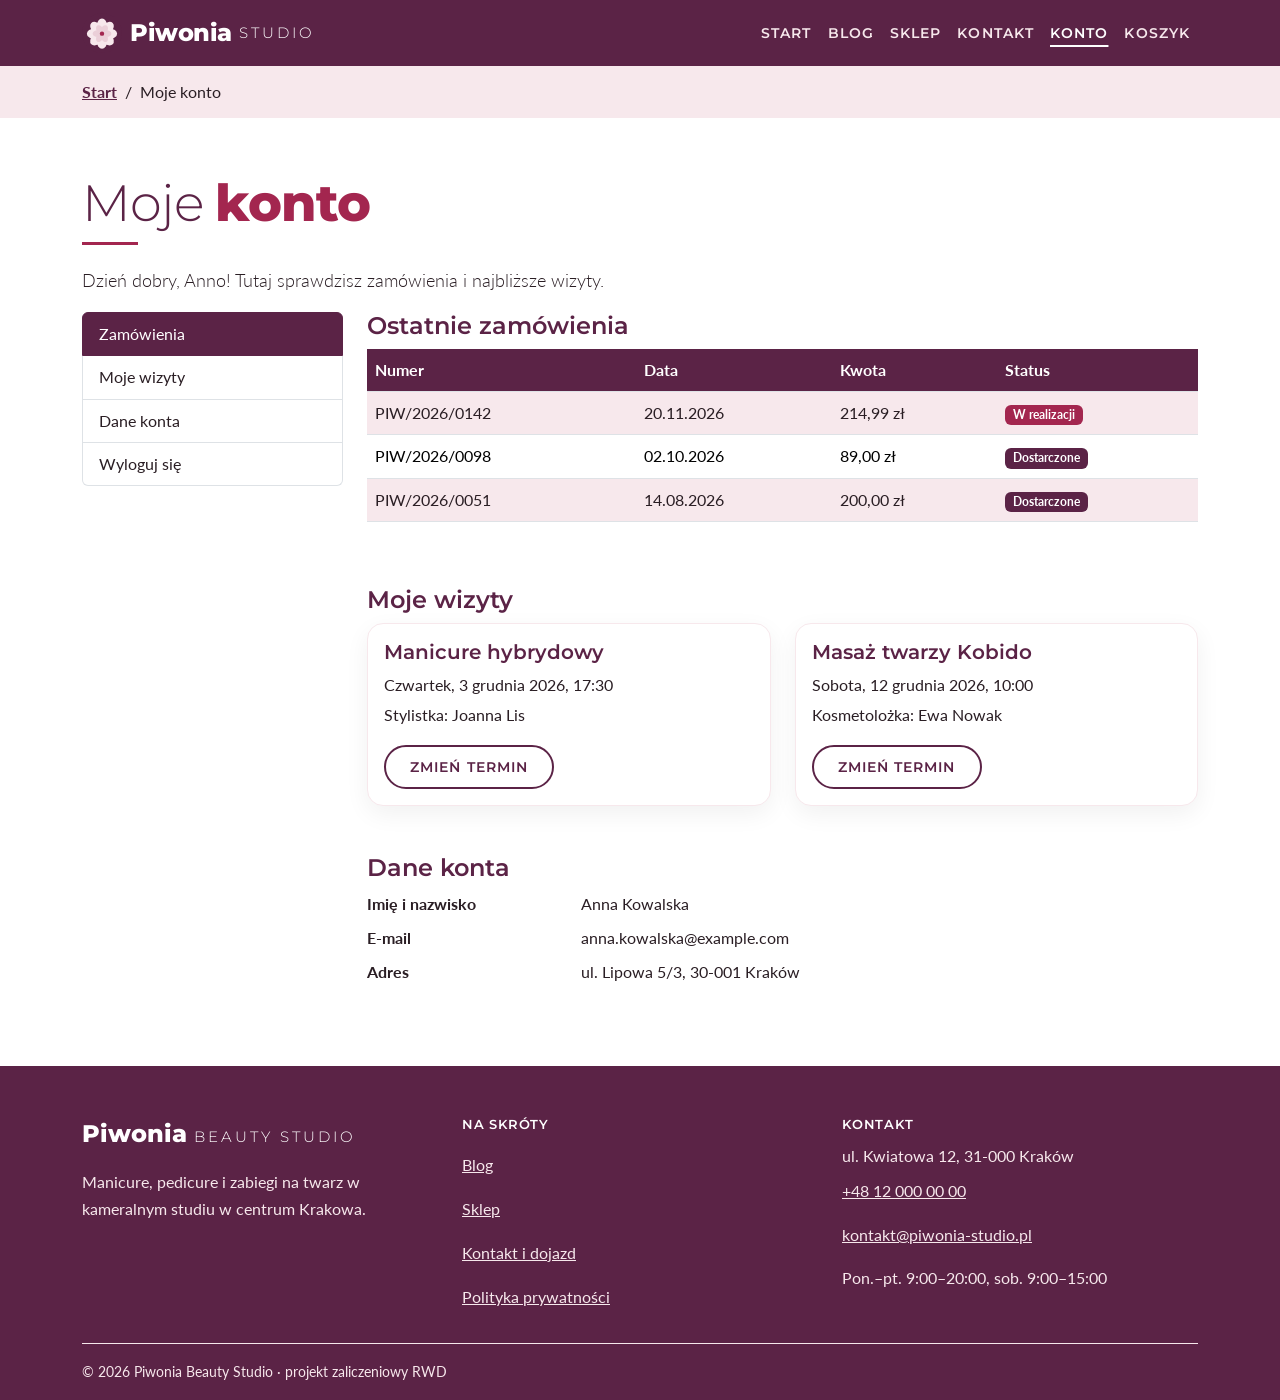
<file: konto.html>
<!DOCTYPE html>
<html lang="pl">
<head>
  <meta charset="utf-8">
  <meta name="viewport" content="width=device-width, initial-scale=1">
  <title>Moje konto: zamówienia i wizyty | Piwonia Beauty Studio</title>
  <meta name="description" content="Panel klientki Piwonia Beauty Studio: ostatnie zamówienia, zaplanowane wizyty w studiu i dane konta w jednym miejscu.">
  <meta property="og:title" content="Moje konto: zamówienia i wizyty | Piwonia Beauty Studio">
  <meta property="og:description" content="Panel klientki Piwonia Beauty Studio: ostatnie zamówienia, zaplanowane wizyty w studiu i dane konta w jednym miejscu.">
  <meta property="og:image" content="https://marysiapieczyrak.github.io/projekt-rwd/img/og-image.png">
  <meta property="og:type" content="website">
  <meta property="og:url" content="https://marysiapieczyrak.github.io/projekt-rwd/konto.html">
  <meta property="og:locale" content="pl_PL">
  <link rel="icon" href="img/logo.svg" type="image/svg+xml">
  <link rel="preconnect" href="https://fonts.googleapis.com">
  <link rel="preconnect" href="https://fonts.gstatic.com" crossorigin>
  <link rel="stylesheet" href="https://fonts.googleapis.com/css2?family=Lato:wght@400;700&family=Montserrat:wght@200;300;400;600;800&display=swap">
  <link rel="stylesheet" href="https://cdn.jsdelivr.net/npm/bootstrap@5.3.3/dist/css/bootstrap.min.css" integrity="sha384-QWTKZyjpPEjISv5WaRU9OFeRpok6YctnYmDr5pNlyT2bRjXh0JMhjY6hW+ALEwIH" crossorigin="anonymous">
  <link rel="stylesheet" href="style.css">
  <script type="application/ld+json">
  {
    "@context": "https://schema.org",
    "@type": "ProfilePage",
    "name": "Moje konto",
    "description": "Panel klienta: zamówienia, wizyty i dane konta.",
    "url": "https://marysiapieczyrak.github.io/projekt-rwd/konto.html",
    "inLanguage": "pl",
    "publisher": {
      "@type": "BeautySalon",
      "@id": "https://marysiapieczyrak.github.io/projekt-rwd/#salon",
      "name": "Piwonia Beauty Studio",
      "url": "https://marysiapieczyrak.github.io/projekt-rwd/"
    }
  }
  </script>
</head>
<body>
  <header>
    <nav class="navbar navbar-expand-lg navbar-dark navbar-marka" aria-label="Menu główne">
      <div class="container">
        <a class="navbar-brand" href="index.html"><img src="img/logo.svg" width="40" height="40" class="me-2" alt="Logo Piwonia Beauty Studio – stylizowany kwiat piwonii">Piwonia<span class="marka-cienka">studio</span></a>
        <button class="navbar-toggler" type="button" data-bs-toggle="collapse" data-bs-target="#menuGlowne" aria-controls="menuGlowne" aria-expanded="false" aria-label="Pokaż menu">
          <span class="navbar-toggler-icon"></span>
        </button>
        <div class="collapse navbar-collapse" id="menuGlowne">
          <ul class="navbar-nav ms-auto">
            <li class="nav-item"><a class="nav-link" href="index.html">Start</a></li>
            <li class="nav-item"><a class="nav-link" href="blog.html">Blog</a></li>
            <li class="nav-item"><a class="nav-link" href="sklep.html">Sklep</a></li>
            <li class="nav-item"><a class="nav-link" href="kontakt.html">Kontakt</a></li>
            <li class="nav-item"><a class="nav-link active" aria-current="page" href="konto.html">Konto</a></li>
            <li class="nav-item"><a class="nav-link" href="koszyk.html">Koszyk</a></li>
          </ul>
        </div>
      </div>
    </nav>
  </header>
  <main>
    <div class="breadcrumb-pasek">
      <div class="container">
        <div class="row">
          <div class="col-12">
            <nav aria-label="Okruszki">
              <ol class="breadcrumb py-1">
                <li class="breadcrumb-item"><a href="index.html">Start</a></li>
                <li class="breadcrumb-item active" aria-current="page">Moje konto</li>
              </ol>
            </nav>
          </div>
        </div>
      </div>
    </div>
    <section class="sekcja">
      <div class="container">
        <div class="row">
          <div class="col-12">
            <h1 class="naglowek-sekcji">Moje <strong>konto</strong></h1>
            <p class="lead">Dzień dobry, Anno! Tutaj sprawdzisz zamówienia i najbliższe wizyty.</p>
          </div>
        </div>
        <div class="row g-4">
          <aside class="col-12 col-lg-3">
            <nav class="list-group" aria-label="Menu konta">
              <a href="#zamowienia" class="list-group-item list-group-item-action active" aria-current="true">Zamówienia</a>
              <a href="#wizyty" class="list-group-item list-group-item-action">Moje wizyty</a>
              <a href="#dane" class="list-group-item list-group-item-action">Dane konta</a>
              <a href="index.html" class="list-group-item list-group-item-action">Wyloguj się</a>
            </nav>
          </aside>
          <div class="col-12 col-lg-9">
            <h2 id="zamowienia" class="h4">Ostatnie zamówienia</h2>
            <div class="table-responsive mb-5">
              <table class="table table-striped align-middle">
                <thead>
                  <tr><th scope="col">Numer</th><th scope="col">Data</th><th scope="col">Kwota</th><th scope="col">Status</th></tr>
                </thead>
                <tbody>
                  <tr><td>PIW/2026/0142</td><td>20.11.2026</td><td>214,99 zł</td><td><span class="badge badge-status-cta">W realizacji</span></td></tr>
                  <tr><td>PIW/2026/0098</td><td>02.10.2026</td><td>89,00 zł</td><td><span class="badge badge-status">Dostarczone</span></td></tr>
                  <tr><td>PIW/2026/0051</td><td>14.08.2026</td><td>200,00 zł</td><td><span class="badge badge-status">Dostarczone</span></td></tr>
                </tbody>
              </table>
            </div>
            <h2 id="wizyty" class="h4">Moje wizyty</h2>
            <div class="row g-4 mb-5">
              <div class="col-12 col-md-6">
                <div class="card h-100">
                  <div class="card-body">
                    <h3 class="h5 card-title">Manicure hybrydowy</h3>
                    <p class="card-text mb-1">Czwartek, 3 grudnia 2026, 17:30</p>
                    <p class="card-text">Stylistka: Joanna Lis</p>
                    <a href="kontakt.html" class="btn btn-obrys">Zmień termin</a>
                  </div>
                </div>
              </div>
              <div class="col-12 col-md-6">
                <div class="card h-100">
                  <div class="card-body">
                    <h3 class="h5 card-title">Masaż twarzy Kobido</h3>
                    <p class="card-text mb-1">Sobota, 12 grudnia 2026, 10:00</p>
                    <p class="card-text">Kosmetolożka: Ewa Nowak</p>
                    <a href="kontakt.html" class="btn btn-obrys">Zmień termin</a>
                  </div>
                </div>
              </div>
            </div>
            <h2 id="dane" class="h4">Dane konta</h2>
            <dl class="row">
              <dt class="col-sm-3">Imię i nazwisko</dt><dd class="col-sm-9">Anna Kowalska</dd>
              <dt class="col-sm-3">E-mail</dt><dd class="col-sm-9 text-break">anna.kowalska@example.com</dd>
              <dt class="col-sm-3">Adres</dt><dd class="col-sm-9">ul. Lipowa 5/3, 30-001 Kraków</dd>
            </dl>
          </div>
        </div>
      </div>
    </section>
  </main>
  <footer class="stopka pt-5 pb-3">
    <div class="container">
      <div class="row g-4">
        <div class="col-12 col-md-4">
          <p class="stopka-marka">Piwonia <span class="marka-cienka">Beauty Studio</span></p>
          <p>Manicure, pedicure i zabiegi na twarz w kameralnym studiu w centrum Krakowa.</p>
        </div>
        <div class="col-12 col-sm-6 col-md-4">
          <p class="stopka-naglowek">Na skróty</p>
          <ul class="list-unstyled mb-0">
            <li><a href="blog.html">Blog</a></li>
            <li><a href="sklep.html">Sklep</a></li>
            <li><a href="kontakt.html">Kontakt i dojazd</a></li>
            <li><a href="polityka-prywatnosci.html">Polityka prywatności</a></li>
          </ul>
        </div>
        <div class="col-12 col-sm-6 col-md-4">
          <p class="stopka-naglowek">Kontakt</p>
          <address class="mb-2">ul. Kwiatowa 12, 31-000 Kraków<br>
            <a href="tel:+48120000000">+48 12 000 00 00</a><br>
            <a class="text-break" href="mailto:kontakt@piwonia-studio.pl">kontakt@piwonia-studio.pl</a></address>
          <p class="mb-0">Pon.–pt. 9:00–20:00, sob. 9:00–15:00</p>
        </div>
      </div>
      <p class="stopka-prawa mt-4 mb-0">© 2026 Piwonia Beauty Studio · projekt zaliczeniowy RWD</p>
    </div>
  </footer>
  <script src="https://cdn.jsdelivr.net/npm/bootstrap@5.3.3/dist/js/bootstrap.bundle.min.js" integrity="sha384-YvpcrYf0tY3lHB60NNkmXc5s9fDVZLESaAA55NDzOxhy9GkcIdslK1eN7N6jIeHz" crossorigin="anonymous"></script>
</body>
</html>
</file>
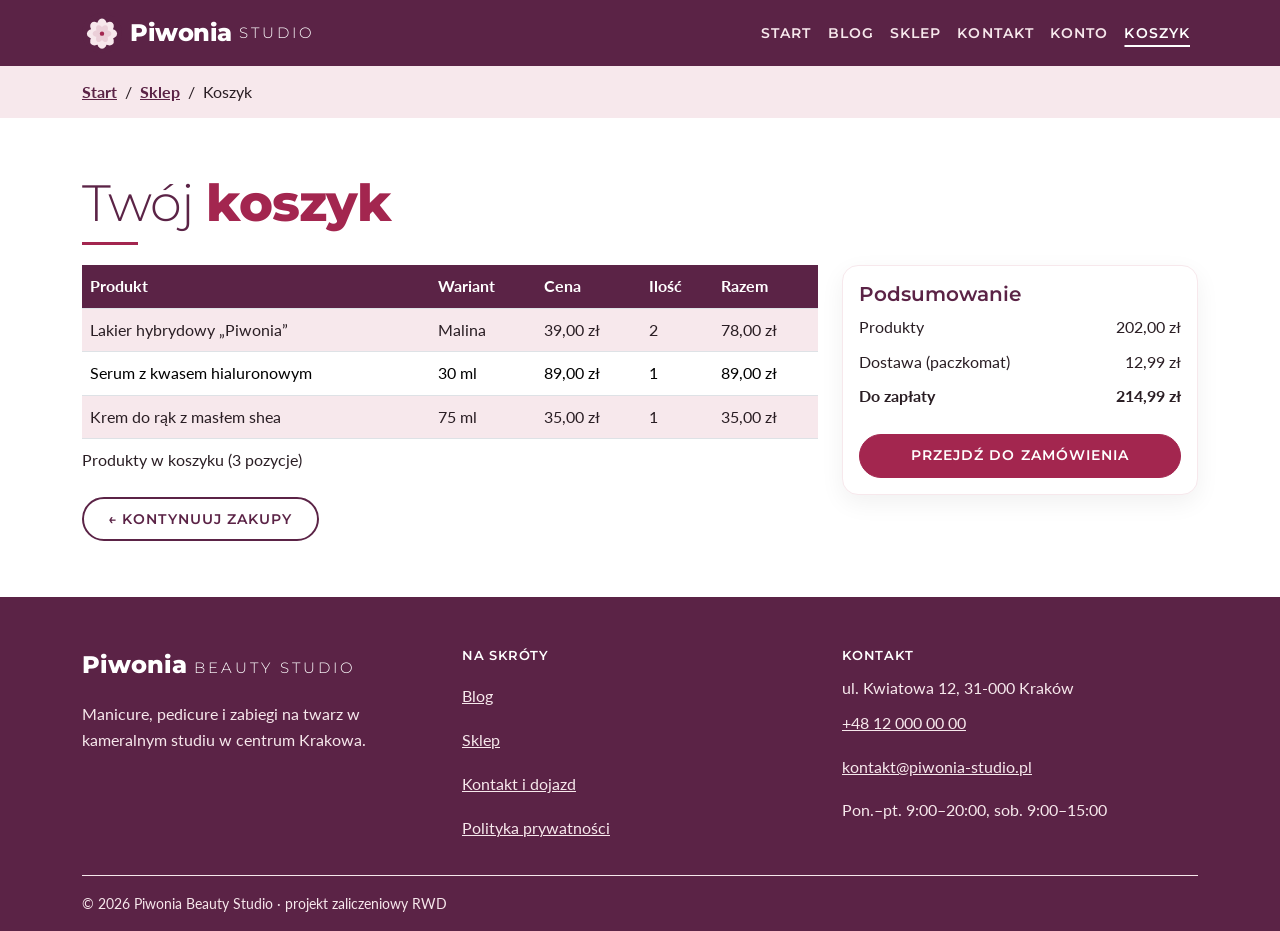
<file: koszyk.html>
<!DOCTYPE html>
<html lang="pl">
<head>
  <meta charset="utf-8">
  <meta name="viewport" content="width=device-width, initial-scale=1">
  <title>Twój koszyk | Piwonia Beauty Studio</title>
  <meta name="description" content="Sprawdź produkty w koszyku, zmień ilość i przejdź do zamówienia kosmetyków z Piwonia Beauty Studio.">
  <meta property="og:title" content="Twój koszyk | Piwonia Beauty Studio">
  <meta property="og:description" content="Sprawdź produkty w koszyku, zmień ilość i przejdź do zamówienia kosmetyków z Piwonia Beauty Studio.">
  <meta property="og:image" content="https://marysiapieczyrak.github.io/projekt-rwd/img/og-image.png">
  <meta property="og:type" content="website">
  <meta property="og:url" content="https://marysiapieczyrak.github.io/projekt-rwd/koszyk.html">
  <meta property="og:locale" content="pl_PL">
  <link rel="icon" href="img/logo.svg" type="image/svg+xml">
  <link rel="preconnect" href="https://fonts.googleapis.com">
  <link rel="preconnect" href="https://fonts.gstatic.com" crossorigin>
  <link rel="stylesheet" href="https://fonts.googleapis.com/css2?family=Lato:wght@400;700&family=Montserrat:wght@200;300;400;600;800&display=swap">
  <link rel="stylesheet" href="https://cdn.jsdelivr.net/npm/bootstrap@5.3.3/dist/css/bootstrap.min.css" integrity="sha384-QWTKZyjpPEjISv5WaRU9OFeRpok6YctnYmDr5pNlyT2bRjXh0JMhjY6hW+ALEwIH" crossorigin="anonymous">
  <link rel="stylesheet" href="style.css">
  <script type="application/ld+json">
  {
    "@context": "https://schema.org",
    "@type": "WebPage",
    "name": "Koszyk",
    "description": "Koszyk sklepu internetowego Piwonia Beauty Studio.",
    "url": "https://marysiapieczyrak.github.io/projekt-rwd/koszyk.html",
    "inLanguage": "pl",
    "publisher": {
      "@type": "BeautySalon",
      "@id": "https://marysiapieczyrak.github.io/projekt-rwd/#salon",
      "name": "Piwonia Beauty Studio",
      "url": "https://marysiapieczyrak.github.io/projekt-rwd/"
    }
  }
  </script>
</head>
<body>
  <header>
    <nav class="navbar navbar-expand-lg navbar-dark navbar-marka" aria-label="Menu główne">
      <div class="container">
        <a class="navbar-brand" href="index.html"><img src="img/logo.svg" width="40" height="40" class="me-2" alt="Logo Piwonia Beauty Studio – stylizowany kwiat piwonii">Piwonia<span class="marka-cienka">studio</span></a>
        <button class="navbar-toggler" type="button" data-bs-toggle="collapse" data-bs-target="#menuGlowne" aria-controls="menuGlowne" aria-expanded="false" aria-label="Pokaż menu">
          <span class="navbar-toggler-icon"></span>
        </button>
        <div class="collapse navbar-collapse" id="menuGlowne">
          <ul class="navbar-nav ms-auto">
            <li class="nav-item"><a class="nav-link" href="index.html">Start</a></li>
            <li class="nav-item"><a class="nav-link" href="blog.html">Blog</a></li>
            <li class="nav-item"><a class="nav-link" href="sklep.html">Sklep</a></li>
            <li class="nav-item"><a class="nav-link" href="kontakt.html">Kontakt</a></li>
            <li class="nav-item"><a class="nav-link" href="konto.html">Konto</a></li>
            <li class="nav-item"><a class="nav-link active" aria-current="page" href="koszyk.html">Koszyk</a></li>
          </ul>
        </div>
      </div>
    </nav>
  </header>
  <main>
    <div class="breadcrumb-pasek">
      <div class="container">
        <div class="row">
          <div class="col-12">
            <nav aria-label="Okruszki">
              <ol class="breadcrumb py-1">
                <li class="breadcrumb-item"><a href="index.html">Start</a></li>
                <li class="breadcrumb-item"><a href="sklep.html">Sklep</a></li>
                <li class="breadcrumb-item active" aria-current="page">Koszyk</li>
              </ol>
            </nav>
          </div>
        </div>
      </div>
    </div>
    <section class="sekcja">
      <div class="container">
        <div class="row">
          <div class="col-12">
            <h1 class="naglowek-sekcji">Twój <strong>koszyk</strong></h1>
          </div>
        </div>
        <div class="row g-4">
          <div class="col-12 col-lg-8">
            <div class="table-responsive">
              <table class="table table-striped align-middle">
                <caption>Produkty w koszyku (3 pozycje)</caption>
                <thead>
                  <tr><th scope="col">Produkt</th><th scope="col">Wariant</th><th scope="col">Cena</th><th scope="col">Ilość</th><th scope="col">Razem</th></tr>
                </thead>
                <tbody>
                  <tr><td>Lakier hybrydowy „Piwonia”</td><td>Malina</td><td>39,00 zł</td><td>2</td><td>78,00 zł</td></tr>
                  <tr><td>Serum z kwasem hialuronowym</td><td>30 ml</td><td>89,00 zł</td><td>1</td><td>89,00 zł</td></tr>
                  <tr><td>Krem do rąk z masłem shea</td><td>75 ml</td><td>35,00 zł</td><td>1</td><td>35,00 zł</td></tr>
                </tbody>
              </table>
            </div>
            <a href="sklep.html" class="btn btn-obrys">← Kontynuuj zakupy</a>
          </div>
          <div class="col-12 col-lg-4">
            <div class="card">
              <div class="card-body">
                <h2 class="h5 card-title">Podsumowanie</h2>
                <dl class="row mb-0">
                  <dt class="col-7 fw-normal">Produkty</dt><dd class="col-5 text-end">202,00 zł</dd>
                  <dt class="col-7 fw-normal">Dostawa (paczkomat)</dt><dd class="col-5 text-end">12,99 zł</dd>
                  <dt class="col-7">Do zapłaty</dt><dd class="col-5 text-end fw-bold">214,99 zł</dd>
                </dl>
                <a href="zamowienie.html" class="btn btn-cta w-100 mt-3">Przejdź do zamówienia</a>
              </div>
            </div>
          </div>
        </div>
      </div>
    </section>
  </main>
  <footer class="stopka pt-5 pb-3">
    <div class="container">
      <div class="row g-4">
        <div class="col-12 col-md-4">
          <p class="stopka-marka">Piwonia <span class="marka-cienka">Beauty Studio</span></p>
          <p>Manicure, pedicure i zabiegi na twarz w kameralnym studiu w centrum Krakowa.</p>
        </div>
        <div class="col-12 col-sm-6 col-md-4">
          <p class="stopka-naglowek">Na skróty</p>
          <ul class="list-unstyled mb-0">
            <li><a href="blog.html">Blog</a></li>
            <li><a href="sklep.html">Sklep</a></li>
            <li><a href="kontakt.html">Kontakt i dojazd</a></li>
            <li><a href="polityka-prywatnosci.html">Polityka prywatności</a></li>
          </ul>
        </div>
        <div class="col-12 col-sm-6 col-md-4">
          <p class="stopka-naglowek">Kontakt</p>
          <address class="mb-2">ul. Kwiatowa 12, 31-000 Kraków<br>
            <a href="tel:+48120000000">+48 12 000 00 00</a><br>
            <a class="text-break" href="mailto:kontakt@piwonia-studio.pl">kontakt@piwonia-studio.pl</a></address>
          <p class="mb-0">Pon.–pt. 9:00–20:00, sob. 9:00–15:00</p>
        </div>
      </div>
      <p class="stopka-prawa mt-4 mb-0">© 2026 Piwonia Beauty Studio · projekt zaliczeniowy RWD</p>
    </div>
  </footer>
  <script src="https://cdn.jsdelivr.net/npm/bootstrap@5.3.3/dist/js/bootstrap.bundle.min.js" integrity="sha384-YvpcrYf0tY3lHB60NNkmXc5s9fDVZLESaAA55NDzOxhy9GkcIdslK1eN7N6jIeHz" crossorigin="anonymous"></script>
</body>
</html>
</file>
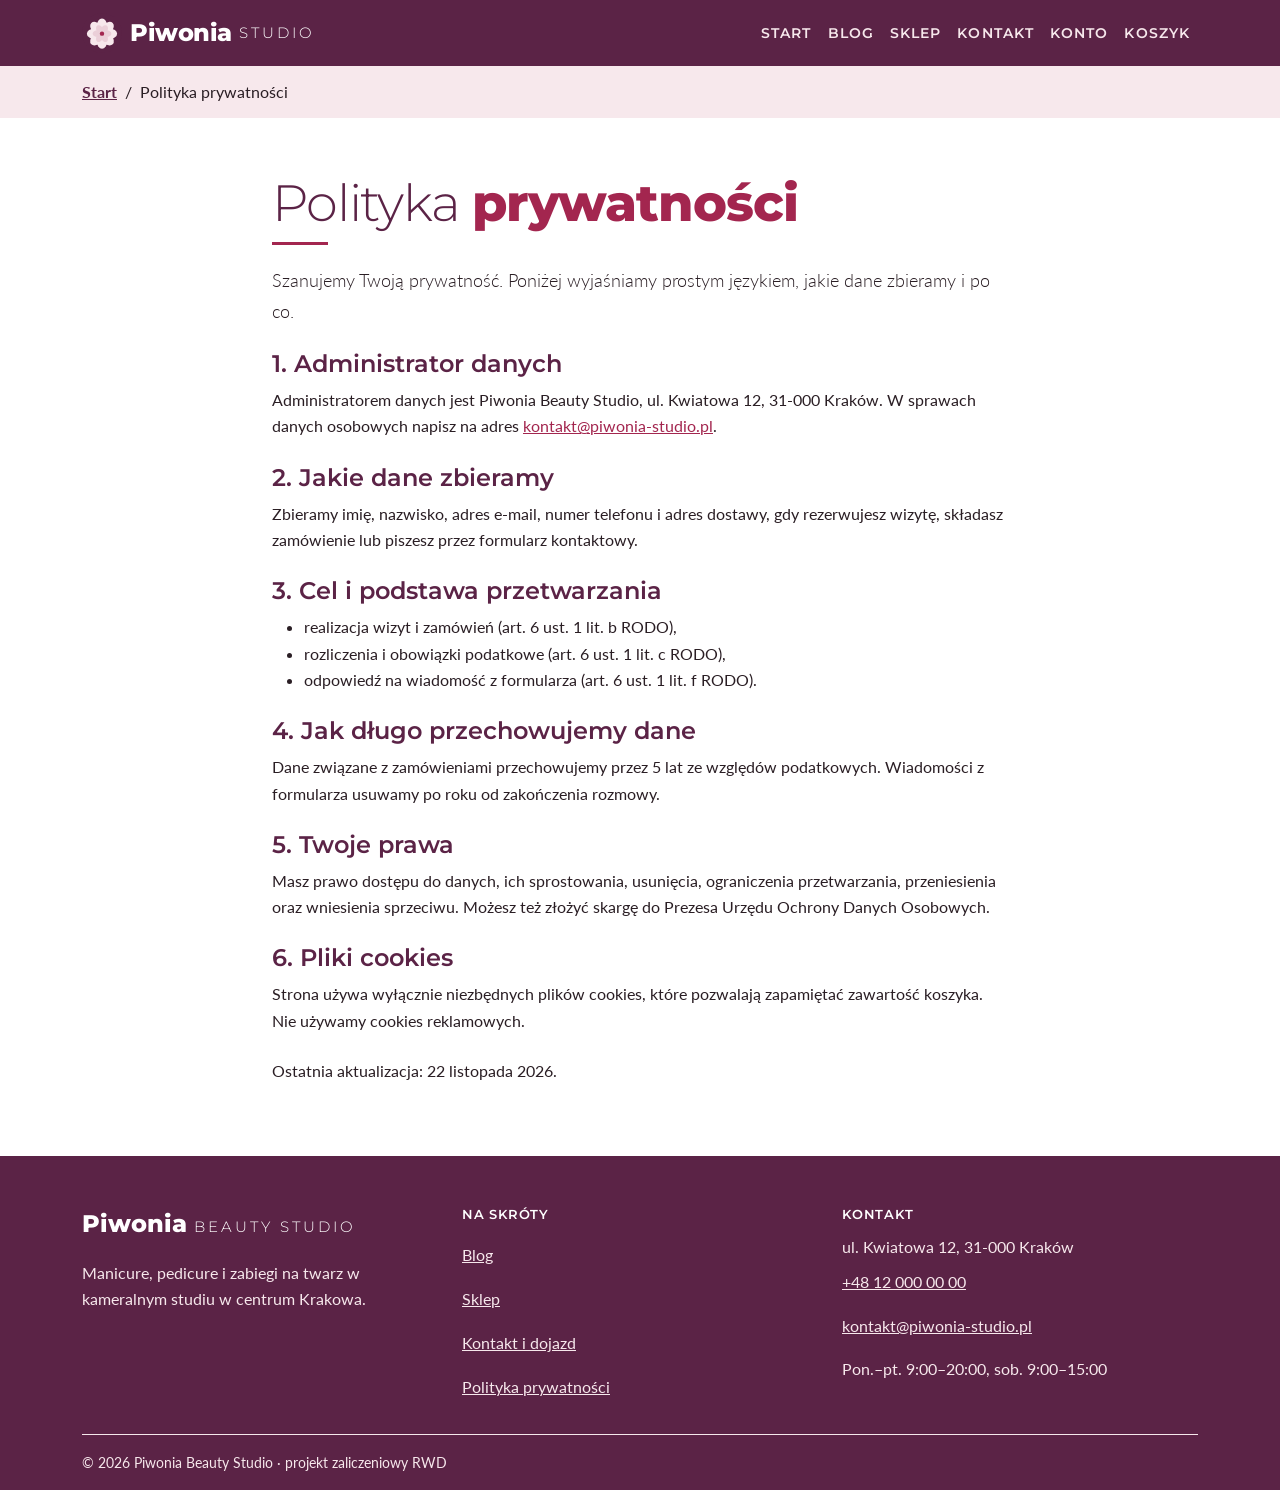
<file: polityka-prywatnosci.html>
<!DOCTYPE html>
<html lang="pl">
<head>
  <meta charset="utf-8">
  <meta name="viewport" content="width=device-width, initial-scale=1">
  <title>Polityka prywatności | Piwonia Beauty Studio</title>
  <meta name="description" content="Jak Piwonia Beauty Studio przetwarza dane osobowe klientek i klientów: cele, podstawy prawne, okres przechowywania i Twoje prawa.">
  <meta property="og:title" content="Polityka prywatności | Piwonia Beauty Studio">
  <meta property="og:description" content="Jak Piwonia Beauty Studio przetwarza dane osobowe klientek i klientów: cele, podstawy prawne, okres przechowywania i Twoje prawa.">
  <meta property="og:image" content="https://marysiapieczyrak.github.io/projekt-rwd/img/og-image.png">
  <meta property="og:type" content="website">
  <meta property="og:url" content="https://marysiapieczyrak.github.io/projekt-rwd/polityka-prywatnosci.html">
  <meta property="og:locale" content="pl_PL">
  <link rel="icon" href="img/logo.svg" type="image/svg+xml">
  <link rel="preconnect" href="https://fonts.googleapis.com">
  <link rel="preconnect" href="https://fonts.gstatic.com" crossorigin>
  <link rel="stylesheet" href="https://fonts.googleapis.com/css2?family=Lato:wght@400;700&family=Montserrat:wght@200;300;400;600;800&display=swap">
  <link rel="stylesheet" href="https://cdn.jsdelivr.net/npm/bootstrap@5.3.3/dist/css/bootstrap.min.css" integrity="sha384-QWTKZyjpPEjISv5WaRU9OFeRpok6YctnYmDr5pNlyT2bRjXh0JMhjY6hW+ALEwIH" crossorigin="anonymous">
  <link rel="stylesheet" href="style.css">
  <script type="application/ld+json">
  {
    "@context": "https://schema.org",
    "@type": "WebPage",
    "name": "Polityka prywatności",
    "description": "Zasady przetwarzania danych osobowych w Piwonia Beauty Studio.",
    "url": "https://marysiapieczyrak.github.io/projekt-rwd/polityka-prywatnosci.html",
    "inLanguage": "pl",
    "publisher": {
      "@type": "BeautySalon",
      "@id": "https://marysiapieczyrak.github.io/projekt-rwd/#salon",
      "name": "Piwonia Beauty Studio",
      "url": "https://marysiapieczyrak.github.io/projekt-rwd/"
    }
  }
  </script>
</head>
<body>
  <header>
    <nav class="navbar navbar-expand-lg navbar-dark navbar-marka" aria-label="Menu główne">
      <div class="container">
        <a class="navbar-brand" href="index.html"><img src="img/logo.svg" width="40" height="40" class="me-2" alt="Logo Piwonia Beauty Studio – stylizowany kwiat piwonii">Piwonia<span class="marka-cienka">studio</span></a>
        <button class="navbar-toggler" type="button" data-bs-toggle="collapse" data-bs-target="#menuGlowne" aria-controls="menuGlowne" aria-expanded="false" aria-label="Pokaż menu">
          <span class="navbar-toggler-icon"></span>
        </button>
        <div class="collapse navbar-collapse" id="menuGlowne">
          <ul class="navbar-nav ms-auto">
            <li class="nav-item"><a class="nav-link" href="index.html">Start</a></li>
            <li class="nav-item"><a class="nav-link" href="blog.html">Blog</a></li>
            <li class="nav-item"><a class="nav-link" href="sklep.html">Sklep</a></li>
            <li class="nav-item"><a class="nav-link" href="kontakt.html">Kontakt</a></li>
            <li class="nav-item"><a class="nav-link" href="konto.html">Konto</a></li>
            <li class="nav-item"><a class="nav-link" href="koszyk.html">Koszyk</a></li>
          </ul>
        </div>
      </div>
    </nav>
  </header>
  <main>
    <div class="breadcrumb-pasek">
      <div class="container">
        <div class="row">
          <div class="col-12">
            <nav aria-label="Okruszki">
              <ol class="breadcrumb py-1">
                <li class="breadcrumb-item"><a href="index.html">Start</a></li>
                <li class="breadcrumb-item active" aria-current="page">Polityka prywatności</li>
              </ol>
            </nav>
          </div>
        </div>
      </div>
    </div>
    <div class="container sekcja">
      <div class="row">
        <div class="col-12 col-lg-8 mx-auto tekst-dlugi">
          <h1 class="naglowek-sekcji">Polityka <strong>prywatności</strong></h1>
          <p class="lead">Szanujemy Twoją prywatność. Poniżej wyjaśniamy prostym językiem, jakie dane zbieramy i po co.</p>
          <h2 class="h4 mt-4">1. Administrator danych</h2>
          <p>Administratorem danych jest Piwonia Beauty Studio, ul. Kwiatowa 12, 31-000 Kraków. W sprawach danych osobowych napisz na adres <a class="text-break" href="mailto:kontakt@piwonia-studio.pl">kontakt@piwonia-studio.pl</a>.</p>
          <h2 class="h4 mt-4">2. Jakie dane zbieramy</h2>
          <p>Zbieramy imię, nazwisko, adres e-mail, numer telefonu i adres dostawy, gdy rezerwujesz wizytę, składasz zamówienie lub piszesz przez formularz kontaktowy.</p>
          <h2 class="h4 mt-4">3. Cel i podstawa przetwarzania</h2>
          <ul>
            <li>realizacja wizyt i zamówień (art. 6 ust. 1 lit. b RODO),</li>
            <li>rozliczenia i obowiązki podatkowe (art. 6 ust. 1 lit. c RODO),</li>
            <li>odpowiedź na wiadomość z formularza (art. 6 ust. 1 lit. f RODO).</li>
          </ul>
          <h2 class="h4 mt-4">4. Jak długo przechowujemy dane</h2>
          <p>Dane związane z zamówieniami przechowujemy przez 5 lat ze względów podatkowych. Wiadomości z formularza usuwamy po roku od zakończenia rozmowy.</p>
          <h2 class="h4 mt-4">5. Twoje prawa</h2>
          <p>Masz prawo dostępu do danych, ich sprostowania, usunięcia, ograniczenia przetwarzania, przeniesienia oraz wniesienia sprzeciwu. Możesz też złożyć skargę do Prezesa Urzędu Ochrony Danych Osobowych.</p>
          <h2 class="h4 mt-4">6. Pliki cookies</h2>
          <p>Strona używa wyłącznie niezbędnych plików cookies, które pozwalają zapamiętać zawartość koszyka. Nie używamy cookies reklamowych.</p>
          <p class="mt-4">Ostatnia aktualizacja: 22 listopada 2026.</p>
        </div>
      </div>
    </div>
  </main>
  <footer class="stopka pt-5 pb-3">
    <div class="container">
      <div class="row g-4">
        <div class="col-12 col-md-4">
          <p class="stopka-marka">Piwonia <span class="marka-cienka">Beauty Studio</span></p>
          <p>Manicure, pedicure i zabiegi na twarz w kameralnym studiu w centrum Krakowa.</p>
        </div>
        <div class="col-12 col-sm-6 col-md-4">
          <p class="stopka-naglowek">Na skróty</p>
          <ul class="list-unstyled mb-0">
            <li><a href="blog.html">Blog</a></li>
            <li><a href="sklep.html">Sklep</a></li>
            <li><a href="kontakt.html">Kontakt i dojazd</a></li>
            <li><a href="polityka-prywatnosci.html">Polityka prywatności</a></li>
          </ul>
        </div>
        <div class="col-12 col-sm-6 col-md-4">
          <p class="stopka-naglowek">Kontakt</p>
          <address class="mb-2">ul. Kwiatowa 12, 31-000 Kraków<br>
            <a href="tel:+48120000000">+48 12 000 00 00</a><br>
            <a class="text-break" href="mailto:kontakt@piwonia-studio.pl">kontakt@piwonia-studio.pl</a></address>
          <p class="mb-0">Pon.–pt. 9:00–20:00, sob. 9:00–15:00</p>
        </div>
      </div>
      <p class="stopka-prawa mt-4 mb-0">© 2026 Piwonia Beauty Studio · projekt zaliczeniowy RWD</p>
    </div>
  </footer>
  <script src="https://cdn.jsdelivr.net/npm/bootstrap@5.3.3/dist/js/bootstrap.bundle.min.js" integrity="sha384-YvpcrYf0tY3lHB60NNkmXc5s9fDVZLESaAA55NDzOxhy9GkcIdslK1eN7N6jIeHz" crossorigin="anonymous"></script>
</body>
</html>
</file>
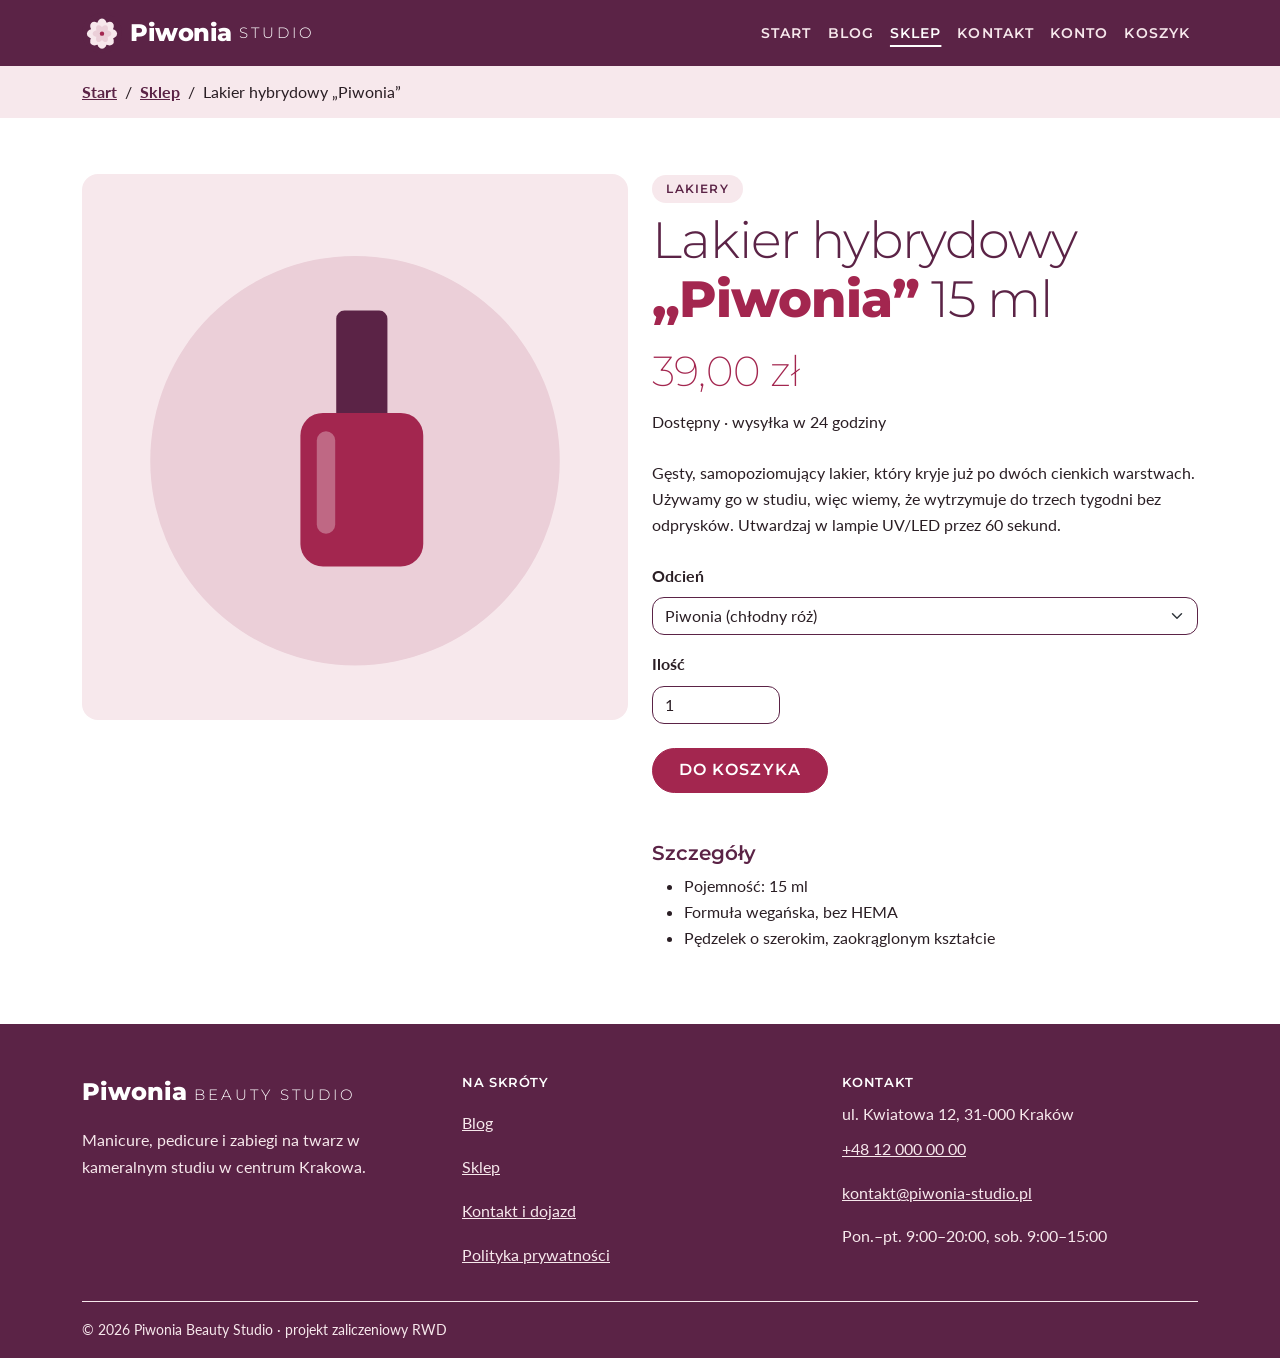
<file: produkt.html>
<!DOCTYPE html>
<html lang="pl">
<head>
  <meta charset="utf-8">
  <meta name="viewport" content="width=device-width, initial-scale=1">
  <title>Lakier hybrydowy „Piwonia” 15 ml | Sklep Piwonia Beauty Studio</title>
  <meta name="description" content="Lakier hybrydowy „Piwonia” 15 ml w czterech odcieniach. Gęsta formuła, pełne krycie po dwóch warstwach i trwałość do trzech tygodni.">
  <meta property="og:title" content="Lakier hybrydowy „Piwonia” 15 ml | Sklep Piwonia Beauty Studio">
  <meta property="og:description" content="Lakier hybrydowy „Piwonia” 15 ml w czterech odcieniach. Gęsta formuła, pełne krycie po dwóch warstwach i trwałość do trzech tygodni.">
  <meta property="og:image" content="https://marysiapieczyrak.github.io/projekt-rwd/img/og-image.png">
  <meta property="og:type" content="product">
  <meta property="og:url" content="https://marysiapieczyrak.github.io/projekt-rwd/produkt.html">
  <meta property="og:locale" content="pl_PL">
  <link rel="icon" href="img/logo.svg" type="image/svg+xml">
  <link rel="preconnect" href="https://fonts.googleapis.com">
  <link rel="preconnect" href="https://fonts.gstatic.com" crossorigin>
  <link rel="stylesheet" href="https://fonts.googleapis.com/css2?family=Lato:wght@400;700&family=Montserrat:wght@200;300;400;600;800&display=swap">
  <link rel="stylesheet" href="https://cdn.jsdelivr.net/npm/bootstrap@5.3.3/dist/css/bootstrap.min.css" integrity="sha384-QWTKZyjpPEjISv5WaRU9OFeRpok6YctnYmDr5pNlyT2bRjXh0JMhjY6hW+ALEwIH" crossorigin="anonymous">
  <link rel="stylesheet" href="style.css">
  <script type="application/ld+json">
  {
    "@context": "https://schema.org",
    "@type": "Product",
    "name": "Lakier hybrydowy „Piwonia” 15 ml",
    "description": "Lakier hybrydowy o gęstej formule, kryjący po dwóch warstwach, trwałość do trzech tygodni.",
    "image": "https://marysiapieczyrak.github.io/projekt-rwd/img/produkt-lakier.svg",
    "sku": "PIW-LH-015",
    "brand": {
      "@type": "Brand",
      "name": "Piwonia Beauty Studio"
    },
    "offers": {
      "@type": "Offer",
      "url": "https://marysiapieczyrak.github.io/projekt-rwd/produkt.html",
      "price": "39.00",
      "priceCurrency": "PLN",
      "availability": "https://schema.org/InStock",
      "itemCondition": "https://schema.org/NewCondition",
      "seller": {
        "@type": "BeautySalon",
        "@id": "https://marysiapieczyrak.github.io/projekt-rwd/#salon",
        "name": "Piwonia Beauty Studio",
        "url": "https://marysiapieczyrak.github.io/projekt-rwd/"
      }
    }
  }
  </script>
</head>
<body>
  <header>
    <nav class="navbar navbar-expand-lg navbar-dark navbar-marka" aria-label="Menu główne">
      <div class="container">
        <a class="navbar-brand" href="index.html"><img src="img/logo.svg" width="40" height="40" class="me-2" alt="Logo Piwonia Beauty Studio – stylizowany kwiat piwonii">Piwonia<span class="marka-cienka">studio</span></a>
        <button class="navbar-toggler" type="button" data-bs-toggle="collapse" data-bs-target="#menuGlowne" aria-controls="menuGlowne" aria-expanded="false" aria-label="Pokaż menu">
          <span class="navbar-toggler-icon"></span>
        </button>
        <div class="collapse navbar-collapse" id="menuGlowne">
          <ul class="navbar-nav ms-auto">
            <li class="nav-item"><a class="nav-link" href="index.html">Start</a></li>
            <li class="nav-item"><a class="nav-link" href="blog.html">Blog</a></li>
            <li class="nav-item"><a class="nav-link active" aria-current="page" href="sklep.html">Sklep</a></li>
            <li class="nav-item"><a class="nav-link" href="kontakt.html">Kontakt</a></li>
            <li class="nav-item"><a class="nav-link" href="konto.html">Konto</a></li>
            <li class="nav-item"><a class="nav-link" href="koszyk.html">Koszyk</a></li>
          </ul>
        </div>
      </div>
    </nav>
  </header>
  <main>
    <div class="breadcrumb-pasek">
      <div class="container">
        <div class="row">
          <div class="col-12">
            <nav aria-label="Okruszki">
              <ol class="breadcrumb py-1">
                <li class="breadcrumb-item"><a href="index.html">Start</a></li>
                <li class="breadcrumb-item"><a href="sklep.html">Sklep</a></li>
                <li class="breadcrumb-item active" aria-current="page">Lakier hybrydowy „Piwonia”</li>
              </ol>
            </nav>
          </div>
        </div>
      </div>
    </div>
    <section class="sekcja">
      <div class="container">
        <div class="row g-4">
          <div class="col-12 col-md-6">
            <img src="img/produkt-lakier.svg" class="img-fluid zdjecie-zaokraglone" width="800" height="800" alt="Butelka lakieru hybrydowego Piwonia w kolorze malinowym">
          </div>
          <div class="col-12 col-md-6">
            <p class="mb-2"><span class="kategoria">Lakiery</span></p>
            <h1>Lakier hybrydowy <strong>„Piwonia”</strong> 15 ml</h1>
            <p class="cena-produktu mb-1">39,00 zł</p>
            <p class="mb-4">Dostępny · wysyłka w 24 godziny</p>
            <p>Gęsty, samopoziomujący lakier, który kryje już po dwóch cienkich warstwach. Używamy go w studiu, więc wiemy, że wytrzymuje do trzech tygodni bez odprysków. Utwardzaj w lampie UV/LED przez 60 sekund.</p>
            <form action="koszyk.html" method="get" class="mt-4">
              <label for="odcien" class="form-label fw-bold">Odcień</label>
              <select id="odcien" name="odcien" class="form-select mb-3">
                <option value="piwonia">Piwonia (chłodny róż)</option>
                <option value="malina">Malina</option>
                <option value="sliwka">Śliwka</option>
                <option value="nude">Ciepły nude</option>
              </select>
              <label for="ilosc" class="form-label fw-bold">Ilość</label>
              <input type="number" id="ilosc" name="ilosc" class="form-control mb-4 pole-ilosc" value="1" min="1" max="10">
              <button type="submit" class="btn btn-cta btn-lg">Do koszyka</button>
            </form>
            <h2 class="h5 mt-5">Szczegóły</h2>
            <ul>
              <li>Pojemność: 15 ml</li>
              <li>Formuła wegańska, bez HEMA</li>
              <li>Pędzelek o szerokim, zaokrąglonym kształcie</li>
            </ul>
          </div>
        </div>
      </div>
    </section>
  </main>
  <footer class="stopka pt-5 pb-3">
    <div class="container">
      <div class="row g-4">
        <div class="col-12 col-md-4">
          <p class="stopka-marka">Piwonia <span class="marka-cienka">Beauty Studio</span></p>
          <p>Manicure, pedicure i zabiegi na twarz w kameralnym studiu w centrum Krakowa.</p>
        </div>
        <div class="col-12 col-sm-6 col-md-4">
          <p class="stopka-naglowek">Na skróty</p>
          <ul class="list-unstyled mb-0">
            <li><a href="blog.html">Blog</a></li>
            <li><a href="sklep.html">Sklep</a></li>
            <li><a href="kontakt.html">Kontakt i dojazd</a></li>
            <li><a href="polityka-prywatnosci.html">Polityka prywatności</a></li>
          </ul>
        </div>
        <div class="col-12 col-sm-6 col-md-4">
          <p class="stopka-naglowek">Kontakt</p>
          <address class="mb-2">ul. Kwiatowa 12, 31-000 Kraków<br>
            <a href="tel:+48120000000">+48 12 000 00 00</a><br>
            <a class="text-break" href="mailto:kontakt@piwonia-studio.pl">kontakt@piwonia-studio.pl</a></address>
          <p class="mb-0">Pon.–pt. 9:00–20:00, sob. 9:00–15:00</p>
        </div>
      </div>
      <p class="stopka-prawa mt-4 mb-0">© 2026 Piwonia Beauty Studio · projekt zaliczeniowy RWD</p>
    </div>
  </footer>
  <script src="https://cdn.jsdelivr.net/npm/bootstrap@5.3.3/dist/js/bootstrap.bundle.min.js" integrity="sha384-YvpcrYf0tY3lHB60NNkmXc5s9fDVZLESaAA55NDzOxhy9GkcIdslK1eN7N6jIeHz" crossorigin="anonymous"></script>
</body>
</html>
</file>
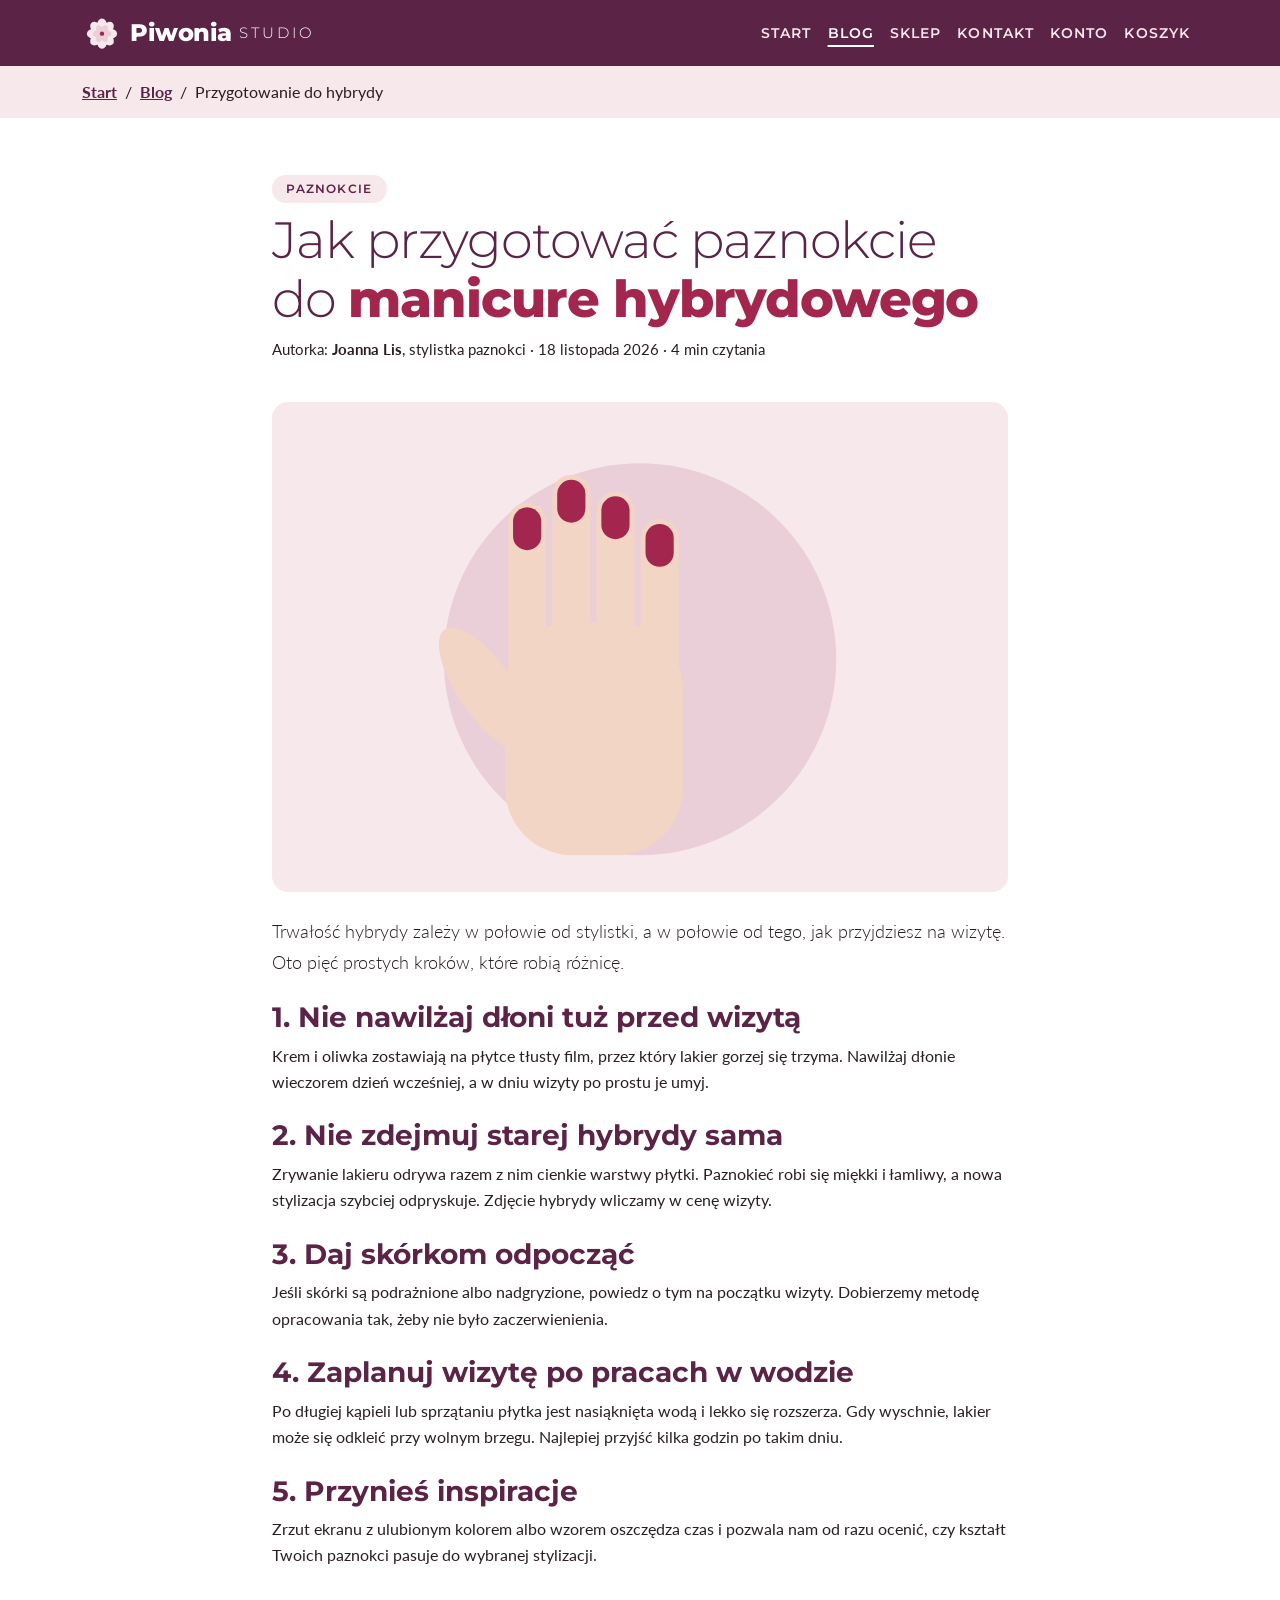
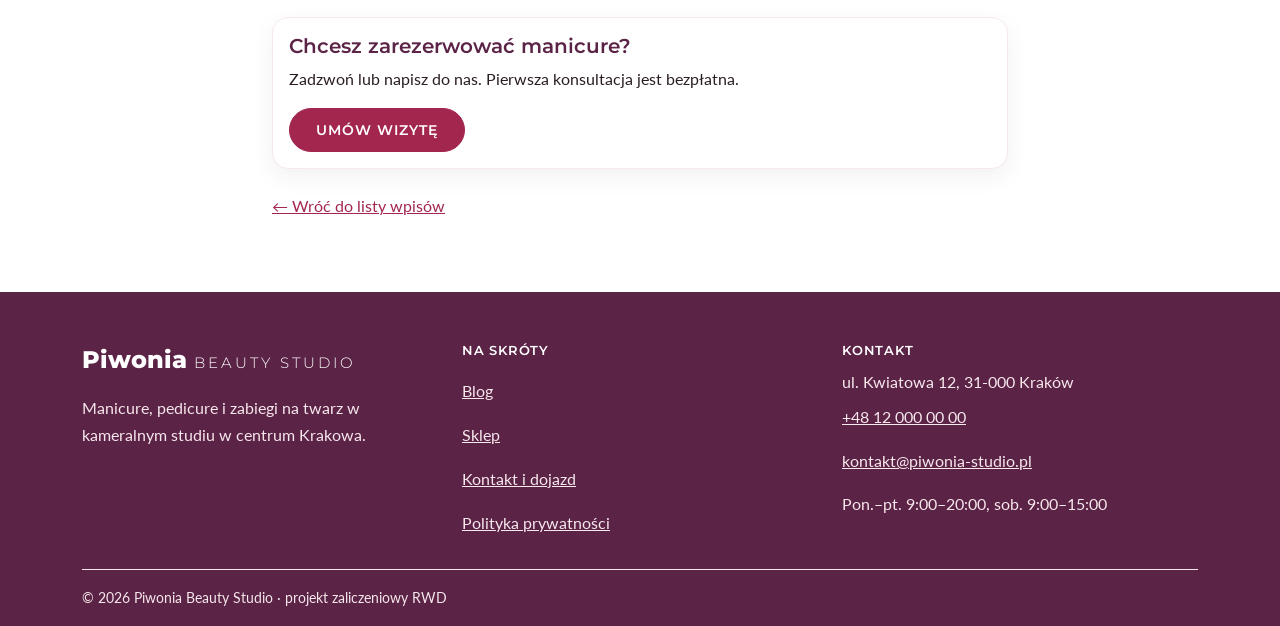
<file: single.html>
<!DOCTYPE html>
<html lang="pl">
<head>
  <meta charset="utf-8">
  <meta name="viewport" content="width=device-width, initial-scale=1">
  <title>Jak przygotować paznokcie do manicure hybrydowego | Blog Piwonii</title>
  <meta name="description" content="Pięć rzeczy, które warto zrobić przed wizytą, żeby manicure hybrydowy trzymał się trzy tygodnie i nie odpryskiwał przy skórkach.">
  <meta property="og:title" content="Jak przygotować paznokcie do manicure hybrydowego | Blog Piwonii">
  <meta property="og:description" content="Pięć rzeczy, które warto zrobić przed wizytą, żeby manicure hybrydowy trzymał się trzy tygodnie i nie odpryskiwał przy skórkach.">
  <meta property="og:image" content="https://marysiapieczyrak.github.io/projekt-rwd/img/og-image.png">
  <meta property="og:type" content="article">
  <meta property="og:url" content="https://marysiapieczyrak.github.io/projekt-rwd/single.html">
  <meta property="og:locale" content="pl_PL">
  <link rel="icon" href="img/logo.svg" type="image/svg+xml">
  <link rel="preconnect" href="https://fonts.googleapis.com">
  <link rel="preconnect" href="https://fonts.gstatic.com" crossorigin>
  <link rel="stylesheet" href="https://fonts.googleapis.com/css2?family=Lato:wght@400;700&family=Montserrat:wght@200;300;400;600;800&display=swap">
  <link rel="stylesheet" href="https://cdn.jsdelivr.net/npm/bootstrap@5.3.3/dist/css/bootstrap.min.css" integrity="sha384-QWTKZyjpPEjISv5WaRU9OFeRpok6YctnYmDr5pNlyT2bRjXh0JMhjY6hW+ALEwIH" crossorigin="anonymous">
  <link rel="stylesheet" href="style.css">
  <script type="application/ld+json">
  {
    "@context": "https://schema.org",
    "@type": "BlogPosting",
    "headline": "Jak przygotować paznokcie do manicure hybrydowego",
    "description": "Pięć rzeczy, które warto zrobić przed wizytą, żeby manicure hybrydowy trzymał się trzy tygodnie.",
    "image": "https://marysiapieczyrak.github.io/projekt-rwd/img/blog-1.svg",
    "datePublished": "2026-11-18",
    "dateModified": "2026-11-18",
    "inLanguage": "pl",
    "author": {
      "@type": "Person",
      "name": "Joanna Lis",
      "jobTitle": "Stylistka paznokci"
    },
    "publisher": {
      "@type": "Organization",
      "name": "Piwonia Beauty Studio",
      "logo": {
        "@type": "ImageObject",
        "url": "https://marysiapieczyrak.github.io/projekt-rwd/img/logo.svg"
      }
    },
    "mainEntityOfPage": "https://marysiapieczyrak.github.io/projekt-rwd/single.html"
  }
  </script>
</head>
<body>
  <header>
    <nav class="navbar navbar-expand-lg navbar-dark navbar-marka" aria-label="Menu główne">
      <div class="container">
        <a class="navbar-brand" href="index.html"><img src="img/logo.svg" width="40" height="40" class="me-2" alt="Logo Piwonia Beauty Studio – stylizowany kwiat piwonii">Piwonia<span class="marka-cienka">studio</span></a>
        <button class="navbar-toggler" type="button" data-bs-toggle="collapse" data-bs-target="#menuGlowne" aria-controls="menuGlowne" aria-expanded="false" aria-label="Pokaż menu">
          <span class="navbar-toggler-icon"></span>
        </button>
        <div class="collapse navbar-collapse" id="menuGlowne">
          <ul class="navbar-nav ms-auto">
            <li class="nav-item"><a class="nav-link" href="index.html">Start</a></li>
            <li class="nav-item"><a class="nav-link active" aria-current="page" href="blog.html">Blog</a></li>
            <li class="nav-item"><a class="nav-link" href="sklep.html">Sklep</a></li>
            <li class="nav-item"><a class="nav-link" href="kontakt.html">Kontakt</a></li>
            <li class="nav-item"><a class="nav-link" href="konto.html">Konto</a></li>
            <li class="nav-item"><a class="nav-link" href="koszyk.html">Koszyk</a></li>
          </ul>
        </div>
      </div>
    </nav>
  </header>
  <main>
    <div class="breadcrumb-pasek">
      <div class="container">
        <div class="row">
          <div class="col-12">
            <nav aria-label="Okruszki">
              <ol class="breadcrumb py-1">
                <li class="breadcrumb-item"><a href="index.html">Start</a></li>
                <li class="breadcrumb-item"><a href="blog.html">Blog</a></li>
                <li class="breadcrumb-item active" aria-current="page">Przygotowanie do hybrydy</li>
              </ol>
            </nav>
          </div>
        </div>
      </div>
    </div>
    <div class="container sekcja">
      <div class="row">
        <article class="col-12 col-lg-8 mx-auto">
          <p class="mb-2"><span class="kategoria">Paznokcie</span></p>
          <h1>Jak przygotować paznokcie do <strong>manicure hybrydowego</strong></h1>
          <p class="meta-wpisu">Autorka: <strong>Joanna Lis</strong>, stylistka paznokci · <time datetime="2026-11-18">18 listopada 2026</time> · 4 min czytania</p>
          <img src="img/blog-1.svg" class="img-fluid zdjecie-zaokraglone my-4" width="1200" height="800" alt="Dłoń z paznokciami pomalowanymi na malinowo">
          <p class="lead">Trwałość hybrydy zależy w połowie od stylistki, a w połowie od tego, jak przyjdziesz na wizytę. Oto pięć prostych kroków, które robią różnicę.</p>
          <h2 class="h3 mt-4">1. Nie nawilżaj dłoni tuż przed wizytą</h2>
          <p>Krem i oliwka zostawiają na płytce tłusty film, przez który lakier gorzej się trzyma. Nawilżaj dłonie wieczorem dzień wcześniej, a w dniu wizyty po prostu je umyj.</p>
          <h2 class="h3 mt-4">2. Nie zdejmuj starej hybrydy sama</h2>
          <p>Zrywanie lakieru odrywa razem z nim cienkie warstwy płytki. Paznokieć robi się miękki i łamliwy, a nowa stylizacja szybciej odpryskuje. Zdjęcie hybrydy wliczamy w cenę wizyty.</p>
          <h2 class="h3 mt-4">3. Daj skórkom odpocząć</h2>
          <p>Jeśli skórki są podrażnione albo nadgryzione, powiedz o tym na początku wizyty. Dobierzemy metodę opracowania tak, żeby nie było zaczerwienienia.</p>
          <h2 class="h3 mt-4">4. Zaplanuj wizytę po pracach w wodzie</h2>
          <p>Po długiej kąpieli lub sprzątaniu płytka jest nasiąknięta wodą i lekko się rozszerza. Gdy wyschnie, lakier może się odkleić przy wolnym brzegu. Najlepiej przyjść kilka godzin po takim dniu.</p>
          <h2 class="h3 mt-4">5. Przynieś inspiracje</h2>
          <p>Zrzut ekranu z ulubionym kolorem albo wzorem oszczędza czas i pozwala nam od razu ocenić, czy kształt Twoich paznokci pasuje do wybranej stylizacji.</p>
          <div class="card mt-5">
            <div class="card-body">
              <h2 class="h5 card-title">Chcesz zarezerwować manicure?</h2>
              <p class="card-text">Zadzwoń lub napisz do nas. Pierwsza konsultacja jest bezpłatna.</p>
              <a href="kontakt.html" class="btn btn-cta">Umów wizytę</a>
            </div>
          </div>
          <p class="mt-4"><a href="blog.html">← Wróć do listy wpisów</a></p>
        </article>
      </div>
    </div>
  </main>
  <footer class="stopka pt-5 pb-3">
    <div class="container">
      <div class="row g-4">
        <div class="col-12 col-md-4">
          <p class="stopka-marka">Piwonia <span class="marka-cienka">Beauty Studio</span></p>
          <p>Manicure, pedicure i zabiegi na twarz w kameralnym studiu w centrum Krakowa.</p>
        </div>
        <div class="col-12 col-sm-6 col-md-4">
          <p class="stopka-naglowek">Na skróty</p>
          <ul class="list-unstyled mb-0">
            <li><a href="blog.html">Blog</a></li>
            <li><a href="sklep.html">Sklep</a></li>
            <li><a href="kontakt.html">Kontakt i dojazd</a></li>
            <li><a href="polityka-prywatnosci.html">Polityka prywatności</a></li>
          </ul>
        </div>
        <div class="col-12 col-sm-6 col-md-4">
          <p class="stopka-naglowek">Kontakt</p>
          <address class="mb-2">ul. Kwiatowa 12, 31-000 Kraków<br>
            <a href="tel:+48120000000">+48 12 000 00 00</a><br>
            <a class="text-break" href="mailto:kontakt@piwonia-studio.pl">kontakt@piwonia-studio.pl</a></address>
          <p class="mb-0">Pon.–pt. 9:00–20:00, sob. 9:00–15:00</p>
        </div>
      </div>
      <p class="stopka-prawa mt-4 mb-0">© 2026 Piwonia Beauty Studio · projekt zaliczeniowy RWD</p>
    </div>
  </footer>
  <script src="https://cdn.jsdelivr.net/npm/bootstrap@5.3.3/dist/js/bootstrap.bundle.min.js" integrity="sha384-YvpcrYf0tY3lHB60NNkmXc5s9fDVZLESaAA55NDzOxhy9GkcIdslK1eN7N6jIeHz" crossorigin="anonymous"></script>
</body>
</html>
</file>
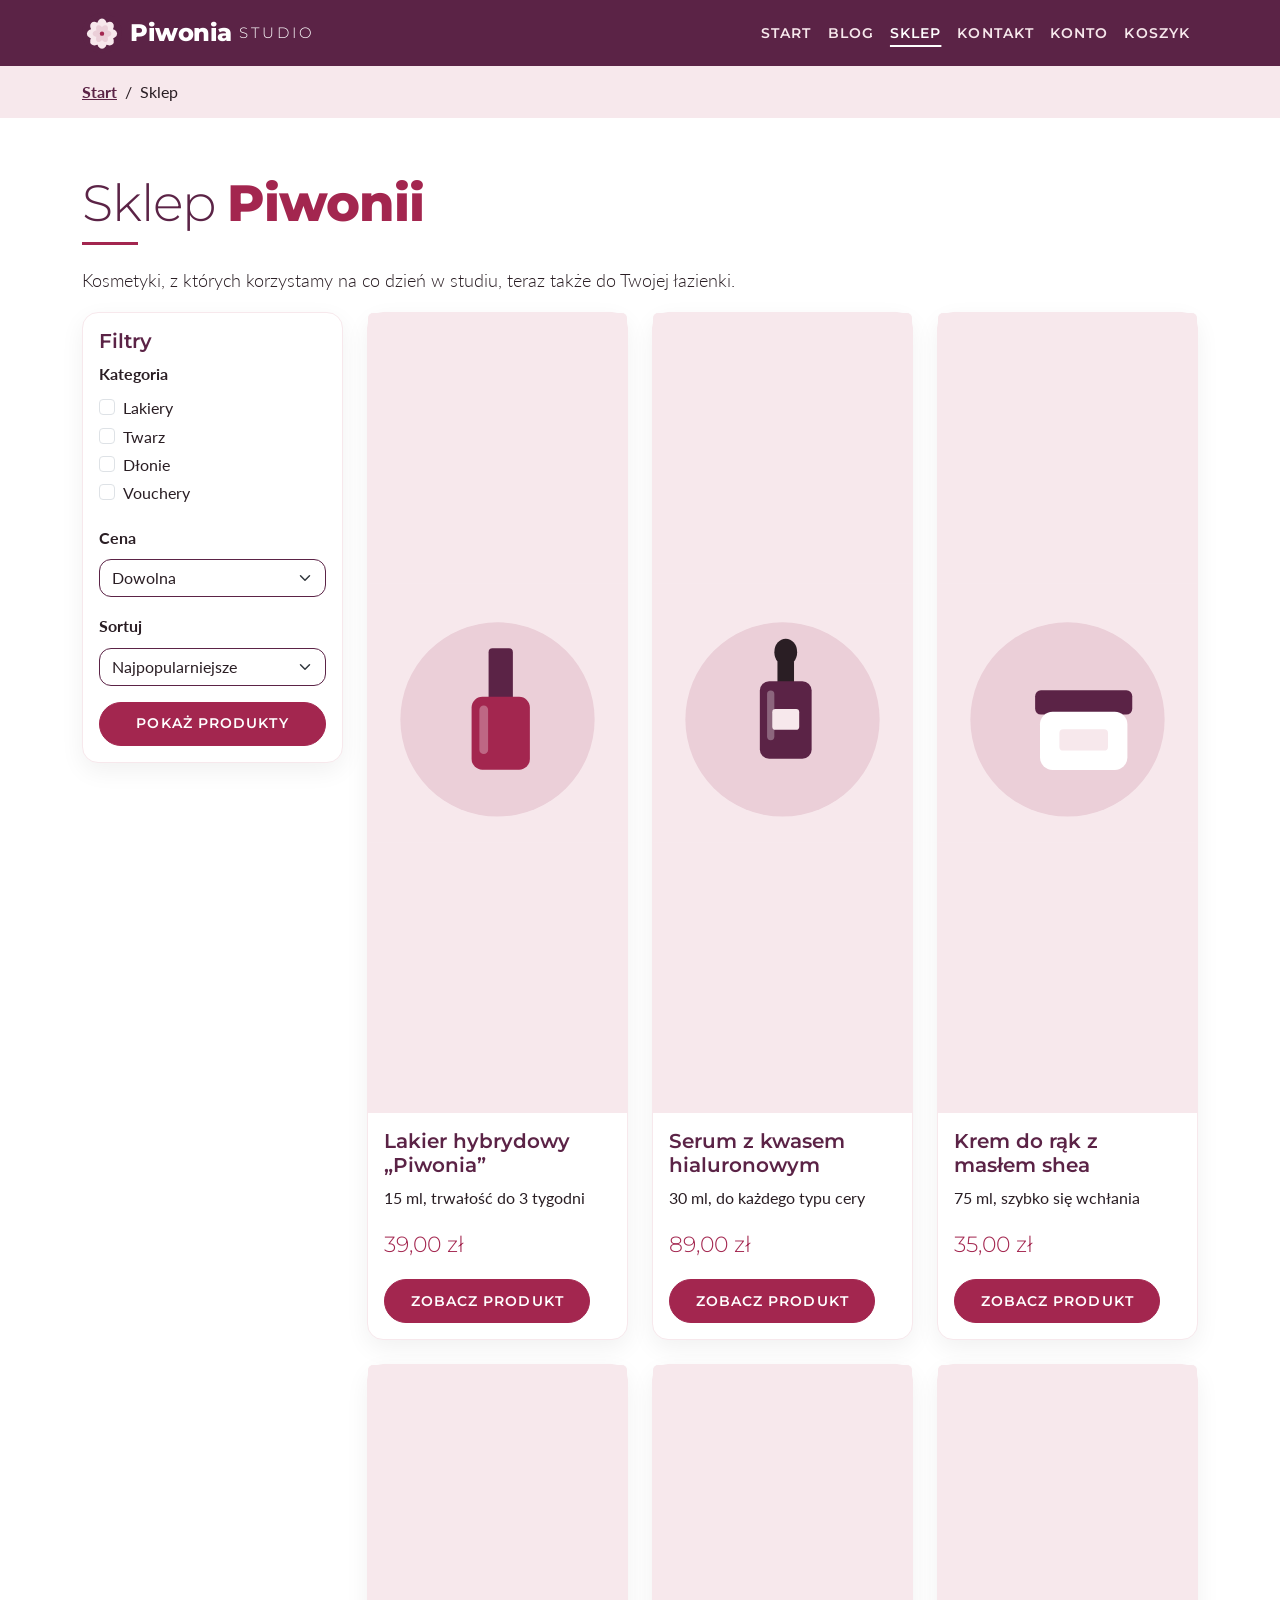
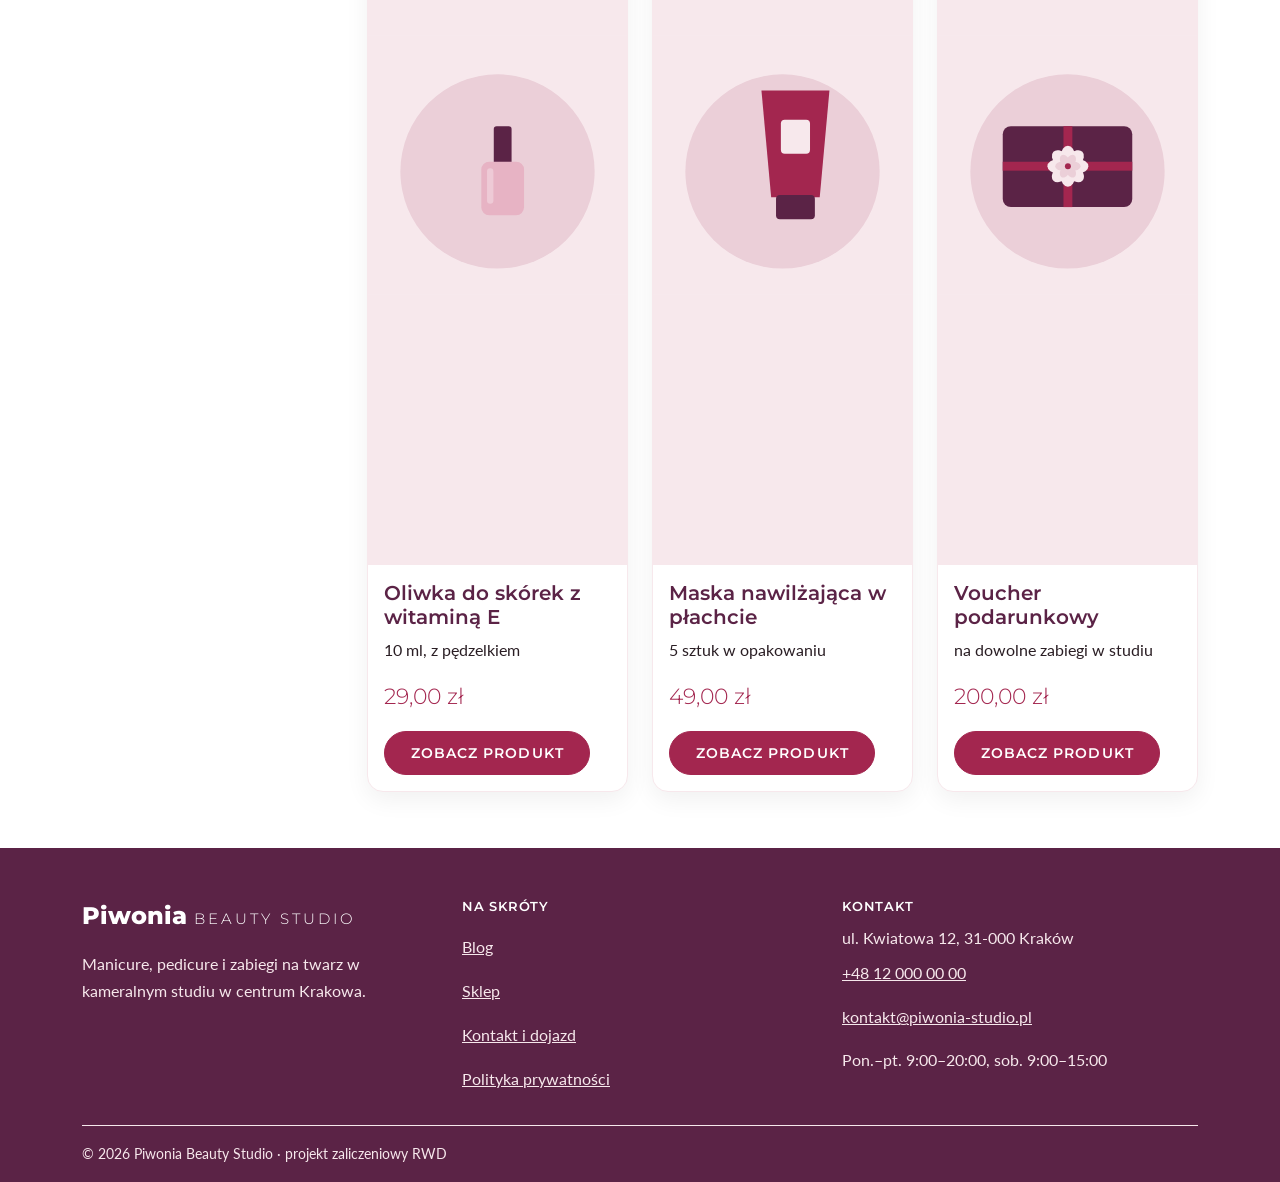
<file: sklep.html>
<!DOCTYPE html>
<html lang="pl">
<head>
  <meta charset="utf-8">
  <meta name="viewport" content="width=device-width, initial-scale=1">
  <title>Sklep z kosmetykami do paznokci i twarzy | Piwonia Beauty Studio</title>
  <meta name="description" content="Kosmetyki, których używamy w studiu: lakiery hybrydowe, serum, kremy do rąk, maski i vouchery podarunkowe na zabiegi.">
  <meta property="og:title" content="Sklep z kosmetykami do paznokci i twarzy | Piwonia Beauty Studio">
  <meta property="og:description" content="Kosmetyki, których używamy w studiu: lakiery hybrydowe, serum, kremy do rąk, maski i vouchery podarunkowe na zabiegi.">
  <meta property="og:image" content="https://marysiapieczyrak.github.io/projekt-rwd/img/og-image.png">
  <meta property="og:type" content="website">
  <meta property="og:url" content="https://marysiapieczyrak.github.io/projekt-rwd/sklep.html">
  <meta property="og:locale" content="pl_PL">
  <link rel="icon" href="img/logo.svg" type="image/svg+xml">
  <link rel="preconnect" href="https://fonts.googleapis.com">
  <link rel="preconnect" href="https://fonts.gstatic.com" crossorigin>
  <link rel="stylesheet" href="https://fonts.googleapis.com/css2?family=Lato:wght@400;700&family=Montserrat:wght@200;300;400;600;800&display=swap">
  <link rel="stylesheet" href="https://cdn.jsdelivr.net/npm/bootstrap@5.3.3/dist/css/bootstrap.min.css" integrity="sha384-QWTKZyjpPEjISv5WaRU9OFeRpok6YctnYmDr5pNlyT2bRjXh0JMhjY6hW+ALEwIH" crossorigin="anonymous">
  <link rel="stylesheet" href="style.css">
  <script type="application/ld+json">
  {
    "@context": "https://schema.org",
    "@type": "CollectionPage",
    "name": "Sklep Piwonia Beauty Studio",
    "description": "Kosmetyki do pielęgnacji paznokci, dłoni i twarzy oraz vouchery podarunkowe.",
    "url": "https://marysiapieczyrak.github.io/projekt-rwd/sklep.html",
    "inLanguage": "pl",
    "publisher": {
      "@type": "BeautySalon",
      "@id": "https://marysiapieczyrak.github.io/projekt-rwd/#salon",
      "name": "Piwonia Beauty Studio",
      "url": "https://marysiapieczyrak.github.io/projekt-rwd/"
    }
  }
  </script>
</head>
<body>
  <header>
    <nav class="navbar navbar-expand-lg navbar-dark navbar-marka" aria-label="Menu główne">
      <div class="container">
        <a class="navbar-brand" href="index.html"><img src="img/logo.svg" width="40" height="40" class="me-2" alt="Logo Piwonia Beauty Studio – stylizowany kwiat piwonii">Piwonia<span class="marka-cienka">studio</span></a>
        <button class="navbar-toggler" type="button" data-bs-toggle="collapse" data-bs-target="#menuGlowne" aria-controls="menuGlowne" aria-expanded="false" aria-label="Pokaż menu">
          <span class="navbar-toggler-icon"></span>
        </button>
        <div class="collapse navbar-collapse" id="menuGlowne">
          <ul class="navbar-nav ms-auto">
            <li class="nav-item"><a class="nav-link" href="index.html">Start</a></li>
            <li class="nav-item"><a class="nav-link" href="blog.html">Blog</a></li>
            <li class="nav-item"><a class="nav-link active" aria-current="page" href="sklep.html">Sklep</a></li>
            <li class="nav-item"><a class="nav-link" href="kontakt.html">Kontakt</a></li>
            <li class="nav-item"><a class="nav-link" href="konto.html">Konto</a></li>
            <li class="nav-item"><a class="nav-link" href="koszyk.html">Koszyk</a></li>
          </ul>
        </div>
      </div>
    </nav>
  </header>
  <main>
    <div class="breadcrumb-pasek">
      <div class="container">
        <div class="row">
          <div class="col-12">
            <nav aria-label="Okruszki">
              <ol class="breadcrumb py-1">
                <li class="breadcrumb-item"><a href="index.html">Start</a></li>
                <li class="breadcrumb-item active" aria-current="page">Sklep</li>
              </ol>
            </nav>
          </div>
        </div>
      </div>
    </div>
    <section class="sekcja">
      <div class="container">
        <div class="row">
          <div class="col-12">
            <h1 class="naglowek-sekcji">Sklep <strong>Piwonii</strong></h1>
            <p class="lead">Kosmetyki, z których korzystamy na co dzień w studiu, teraz także do Twojej łazienki.</p>
          </div>
        </div>
        <div class="row g-4">
          <aside class="col-12 col-lg-3">
            <div class="card">
              <div class="card-body">
                <h2 class="h5 card-title">Filtry</h2>
                <form action="sklep.html" method="get">
                  <fieldset class="mb-3">
                    <legend class="fs-6 fw-bold">Kategoria</legend>
                    <div class="form-check">
                      <input class="form-check-input" type="checkbox" name="kategoria" value="lakiery" id="kat-lakiery">
                      <label class="form-check-label" for="kat-lakiery">Lakiery</label>
                    </div>
                    <div class="form-check">
                      <input class="form-check-input" type="checkbox" name="kategoria" value="twarz" id="kat-twarz">
                      <label class="form-check-label" for="kat-twarz">Twarz</label>
                    </div>
                    <div class="form-check">
                      <input class="form-check-input" type="checkbox" name="kategoria" value="dlonie" id="kat-dlonie">
                      <label class="form-check-label" for="kat-dlonie">Dłonie</label>
                    </div>
                    <div class="form-check">
                      <input class="form-check-input" type="checkbox" name="kategoria" value="vouchery" id="kat-vouchery">
                      <label class="form-check-label" for="kat-vouchery">Vouchery</label>
                    </div>
                  </fieldset>
                  <label for="cena" class="form-label fw-bold">Cena</label>
                  <select id="cena" name="cena" class="form-select mb-3">
                    <option value="">Dowolna</option>
                    <option value="do50">do 50 zł</option>
                    <option value="50-100">50–100 zł</option>
                    <option value="od100">powyżej 100 zł</option>
                  </select>
                  <label for="sortuj" class="form-label fw-bold">Sortuj</label>
                  <select id="sortuj" name="sortuj" class="form-select mb-3">
                    <option value="popularne">Najpopularniejsze</option>
                    <option value="cena-rosnaco">Cena rosnąco</option>
                    <option value="cena-malejaco">Cena malejąco</option>
                  </select>
                  <button type="submit" class="btn btn-cta w-100">Pokaż produkty</button>
                </form>
              </div>
            </div>
          </aside>
          <div class="col-12 col-lg-9">
            <div class="row g-4">
              <div class="col-12 col-sm-6 col-xl-4">
                <article class="card h-100">
                  <img src="img/produkt-lakier.svg" class="card-img-top" width="800" height="800" alt="Butelka lakieru hybrydowego w kolorze malinowym">
                  <div class="card-body d-flex flex-column">
                    <h2 class="h5 card-title">Lakier hybrydowy „Piwonia”</h2>
                    <p class="card-text">15 ml, trwałość do 3 tygodni</p>
                    <p class="cena mb-3">39,00 zł</p>
                    <a href="produkt.html" class="btn btn-cta mt-auto align-self-start">Zobacz produkt<span class="visually-hidden">: Lakier hybrydowy „Piwonia”</span></a>
                  </div>
                </article>
              </div>
              <div class="col-12 col-sm-6 col-xl-4">
                <article class="card h-100">
                  <img src="img/produkt-serum.svg" class="card-img-top" width="800" height="800" alt="Buteleczka serum z pipetą">
                  <div class="card-body d-flex flex-column">
                    <h2 class="h5 card-title">Serum z kwasem hialuronowym</h2>
                    <p class="card-text">30 ml, do każdego typu cery</p>
                    <p class="cena mb-3">89,00 zł</p>
                    <a href="produkt.html" class="btn btn-cta mt-auto align-self-start">Zobacz produkt<span class="visually-hidden">: Serum z kwasem hialuronowym</span></a>
                  </div>
                </article>
              </div>
              <div class="col-12 col-sm-6 col-xl-4">
                <article class="card h-100">
                  <img src="img/produkt-krem.svg" class="card-img-top" width="800" height="800" alt="Słoiczek kremu do rąk">
                  <div class="card-body d-flex flex-column">
                    <h2 class="h5 card-title">Krem do rąk z masłem shea</h2>
                    <p class="card-text">75 ml, szybko się wchłania</p>
                    <p class="cena mb-3">35,00 zł</p>
                    <a href="produkt.html" class="btn btn-cta mt-auto align-self-start">Zobacz produkt<span class="visually-hidden">: Krem do rąk z masłem shea</span></a>
                  </div>
                </article>
              </div>
              <div class="col-12 col-sm-6 col-xl-4">
                <article class="card h-100">
                  <img src="img/produkt-oliwka.svg" class="card-img-top" width="800" height="800" alt="Mała buteleczka oliwki do skórek">
                  <div class="card-body d-flex flex-column">
                    <h2 class="h5 card-title">Oliwka do skórek z witaminą E</h2>
                    <p class="card-text">10 ml, z pędzelkiem</p>
                    <p class="cena mb-3">29,00 zł</p>
                    <a href="produkt.html" class="btn btn-cta mt-auto align-self-start">Zobacz produkt<span class="visually-hidden">: Oliwka do skórek z witaminą E</span></a>
                  </div>
                </article>
              </div>
              <div class="col-12 col-sm-6 col-xl-4">
                <article class="card h-100">
                  <img src="img/produkt-maska.svg" class="card-img-top" width="800" height="800" alt="Tubka maski nawilżającej">
                  <div class="card-body d-flex flex-column">
                    <h2 class="h5 card-title">Maska nawilżająca w płachcie</h2>
                    <p class="card-text">5 sztuk w opakowaniu</p>
                    <p class="cena mb-3">49,00 zł</p>
                    <a href="produkt.html" class="btn btn-cta mt-auto align-self-start">Zobacz produkt<span class="visually-hidden">: Maska nawilżająca w płachcie</span></a>
                  </div>
                </article>
              </div>
              <div class="col-12 col-sm-6 col-xl-4">
                <article class="card h-100">
                  <img src="img/produkt-voucher.svg" class="card-img-top" width="800" height="800" alt="Voucher podarunkowy z kokardą">
                  <div class="card-body d-flex flex-column">
                    <h2 class="h5 card-title">Voucher podarunkowy</h2>
                    <p class="card-text">na dowolne zabiegi w studiu</p>
                    <p class="cena mb-3">200,00 zł</p>
                    <a href="produkt.html" class="btn btn-cta mt-auto align-self-start">Zobacz produkt<span class="visually-hidden">: Voucher podarunkowy</span></a>
                  </div>
                </article>
              </div>
            </div>
          </div>
        </div>
      </div>
    </section>
  </main>
  <footer class="stopka pt-5 pb-3">
    <div class="container">
      <div class="row g-4">
        <div class="col-12 col-md-4">
          <p class="stopka-marka">Piwonia <span class="marka-cienka">Beauty Studio</span></p>
          <p>Manicure, pedicure i zabiegi na twarz w kameralnym studiu w centrum Krakowa.</p>
        </div>
        <div class="col-12 col-sm-6 col-md-4">
          <p class="stopka-naglowek">Na skróty</p>
          <ul class="list-unstyled mb-0">
            <li><a href="blog.html">Blog</a></li>
            <li><a href="sklep.html">Sklep</a></li>
            <li><a href="kontakt.html">Kontakt i dojazd</a></li>
            <li><a href="polityka-prywatnosci.html">Polityka prywatności</a></li>
          </ul>
        </div>
        <div class="col-12 col-sm-6 col-md-4">
          <p class="stopka-naglowek">Kontakt</p>
          <address class="mb-2">ul. Kwiatowa 12, 31-000 Kraków<br>
            <a href="tel:+48120000000">+48 12 000 00 00</a><br>
            <a class="text-break" href="mailto:kontakt@piwonia-studio.pl">kontakt@piwonia-studio.pl</a></address>
          <p class="mb-0">Pon.–pt. 9:00–20:00, sob. 9:00–15:00</p>
        </div>
      </div>
      <p class="stopka-prawa mt-4 mb-0">© 2026 Piwonia Beauty Studio · projekt zaliczeniowy RWD</p>
    </div>
  </footer>
  <script src="https://cdn.jsdelivr.net/npm/bootstrap@5.3.3/dist/js/bootstrap.bundle.min.js" integrity="sha384-YvpcrYf0tY3lHB60NNkmXc5s9fDVZLESaAA55NDzOxhy9GkcIdslK1eN7N6jIeHz" crossorigin="anonymous"></script>
</body>
</html>
</file>
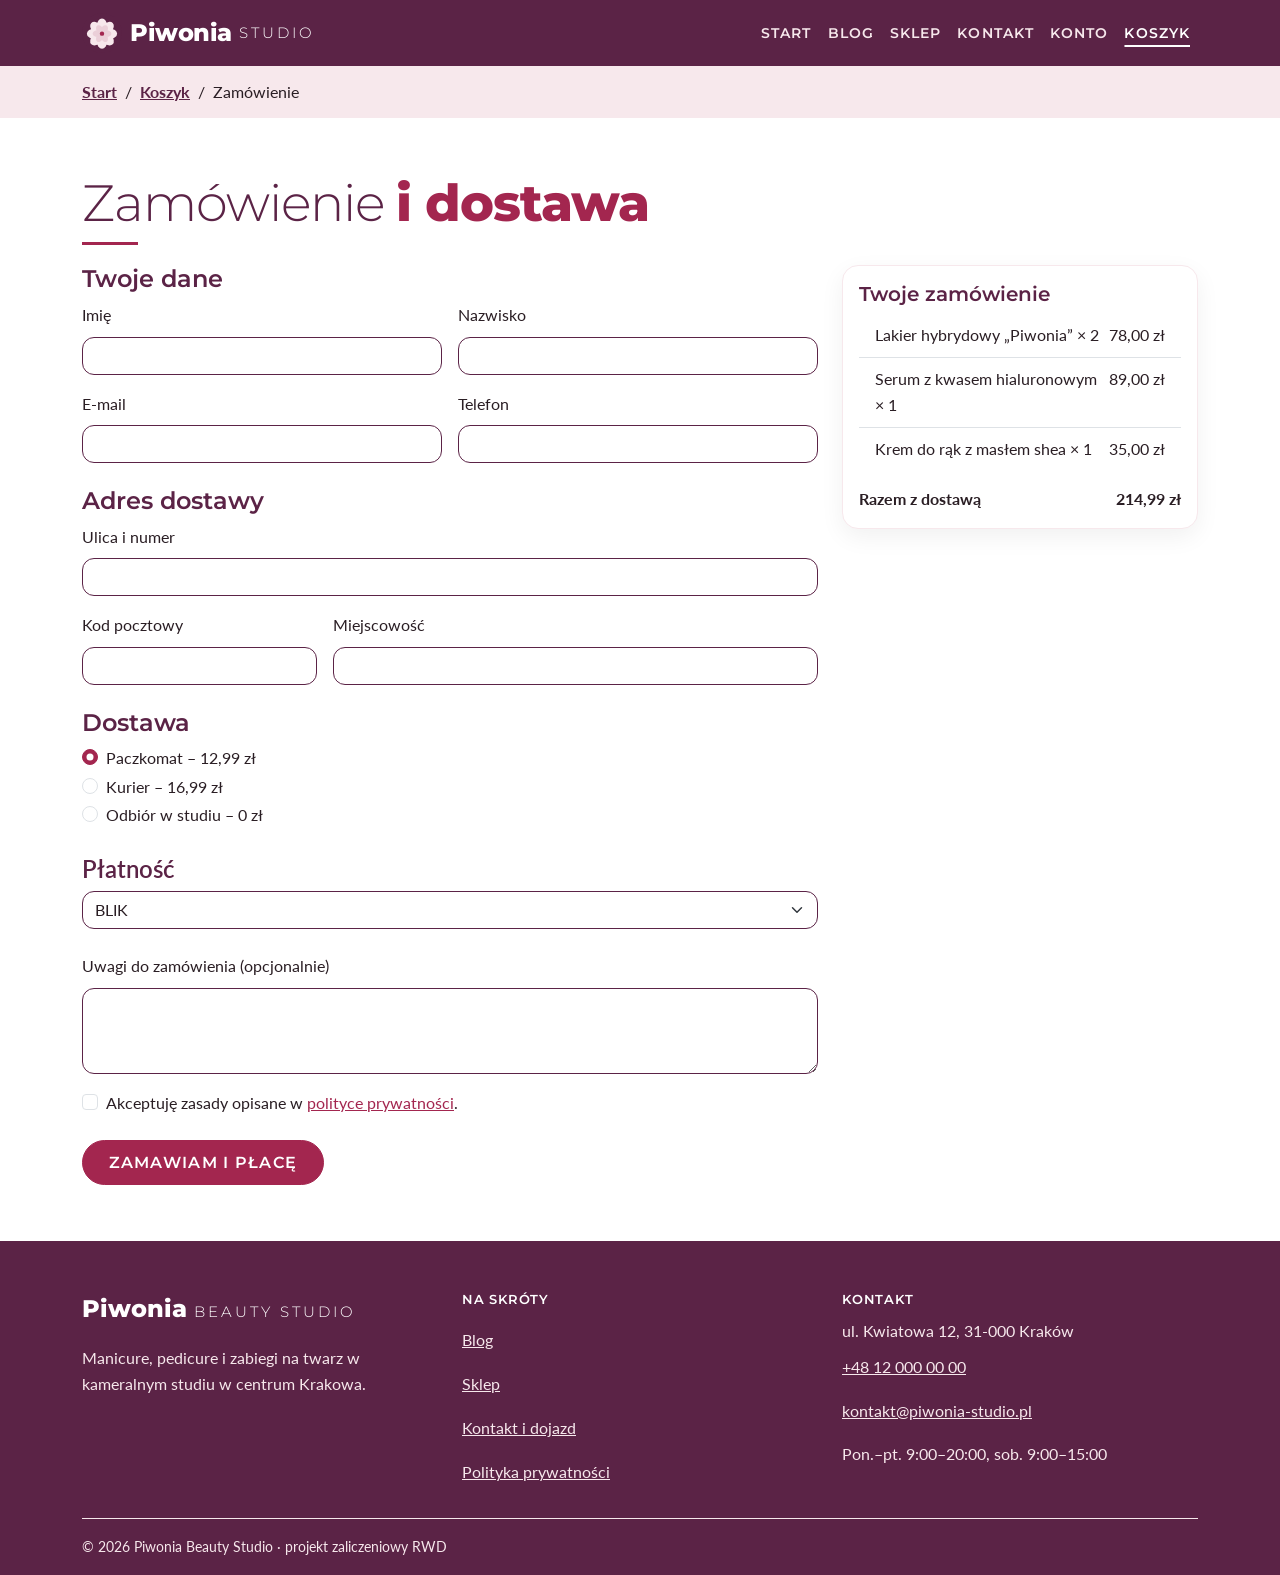
<file: zamowienie.html>
<!DOCTYPE html>
<html lang="pl">
<head>
  <meta charset="utf-8">
  <meta name="viewport" content="width=device-width, initial-scale=1">
  <title>Zamówienie: dane i dostawa | Piwonia Beauty Studio</title>
  <meta name="description" content="Podaj dane do wysyłki, wybierz sposób dostawy i płatności, aby złożyć zamówienie w sklepie Piwonia Beauty Studio.">
  <meta property="og:title" content="Zamówienie: dane i dostawa | Piwonia Beauty Studio">
  <meta property="og:description" content="Podaj dane do wysyłki, wybierz sposób dostawy i płatności, aby złożyć zamówienie w sklepie Piwonia Beauty Studio.">
  <meta property="og:image" content="https://marysiapieczyrak.github.io/projekt-rwd/img/og-image.png">
  <meta property="og:type" content="website">
  <meta property="og:url" content="https://marysiapieczyrak.github.io/projekt-rwd/zamowienie.html">
  <meta property="og:locale" content="pl_PL">
  <link rel="icon" href="img/logo.svg" type="image/svg+xml">
  <link rel="preconnect" href="https://fonts.googleapis.com">
  <link rel="preconnect" href="https://fonts.gstatic.com" crossorigin>
  <link rel="stylesheet" href="https://fonts.googleapis.com/css2?family=Lato:wght@400;700&family=Montserrat:wght@200;300;400;600;800&display=swap">
  <link rel="stylesheet" href="https://cdn.jsdelivr.net/npm/bootstrap@5.3.3/dist/css/bootstrap.min.css" integrity="sha384-QWTKZyjpPEjISv5WaRU9OFeRpok6YctnYmDr5pNlyT2bRjXh0JMhjY6hW+ALEwIH" crossorigin="anonymous">
  <link rel="stylesheet" href="style.css">
  <script type="application/ld+json">
  {
    "@context": "https://schema.org",
    "@type": "WebPage",
    "name": "Zamówienie",
    "description": "Formularz zamówienia: dane klienta, dostawa i płatność.",
    "url": "https://marysiapieczyrak.github.io/projekt-rwd/zamowienie.html",
    "inLanguage": "pl",
    "publisher": {
      "@type": "BeautySalon",
      "@id": "https://marysiapieczyrak.github.io/projekt-rwd/#salon",
      "name": "Piwonia Beauty Studio",
      "url": "https://marysiapieczyrak.github.io/projekt-rwd/"
    }
  }
  </script>
</head>
<body>
  <header>
    <nav class="navbar navbar-expand-lg navbar-dark navbar-marka" aria-label="Menu główne">
      <div class="container">
        <a class="navbar-brand" href="index.html"><img src="img/logo.svg" width="40" height="40" class="me-2" alt="Logo Piwonia Beauty Studio – stylizowany kwiat piwonii">Piwonia<span class="marka-cienka">studio</span></a>
        <button class="navbar-toggler" type="button" data-bs-toggle="collapse" data-bs-target="#menuGlowne" aria-controls="menuGlowne" aria-expanded="false" aria-label="Pokaż menu">
          <span class="navbar-toggler-icon"></span>
        </button>
        <div class="collapse navbar-collapse" id="menuGlowne">
          <ul class="navbar-nav ms-auto">
            <li class="nav-item"><a class="nav-link" href="index.html">Start</a></li>
            <li class="nav-item"><a class="nav-link" href="blog.html">Blog</a></li>
            <li class="nav-item"><a class="nav-link" href="sklep.html">Sklep</a></li>
            <li class="nav-item"><a class="nav-link" href="kontakt.html">Kontakt</a></li>
            <li class="nav-item"><a class="nav-link" href="konto.html">Konto</a></li>
            <li class="nav-item"><a class="nav-link active" aria-current="page" href="koszyk.html">Koszyk</a></li>
          </ul>
        </div>
      </div>
    </nav>
  </header>
  <main>
    <div class="breadcrumb-pasek">
      <div class="container">
        <div class="row">
          <div class="col-12">
            <nav aria-label="Okruszki">
              <ol class="breadcrumb py-1">
                <li class="breadcrumb-item"><a href="index.html">Start</a></li>
                <li class="breadcrumb-item"><a href="koszyk.html">Koszyk</a></li>
                <li class="breadcrumb-item active" aria-current="page">Zamówienie</li>
              </ol>
            </nav>
          </div>
        </div>
      </div>
    </div>
    <section class="sekcja">
      <div class="container">
        <div class="row">
          <div class="col-12">
            <h1 class="naglowek-sekcji">Zamówienie <strong>i dostawa</strong></h1>
          </div>
        </div>
        <div class="row g-4">
          <div class="col-12 col-lg-8">
            <form action="konto.html" method="get">
              <h2 class="h4">Twoje dane</h2>
              <div class="row g-3 mb-4">
            <div class="col-12 col-md-6">
              <label for="imie" class="form-label">Imię</label>
              <input type="text" id="imie" name="imie" class="form-control" autocomplete="given-name" required>
            </div>
            <div class="col-12 col-md-6">
              <label for="nazwisko" class="form-label">Nazwisko</label>
              <input type="text" id="nazwisko" name="nazwisko" class="form-control" autocomplete="family-name" required>
            </div>
            <div class="col-12 col-md-6">
              <label for="email" class="form-label">E-mail</label>
              <input type="email" id="email" name="email" class="form-control" autocomplete="email" required>
            </div>
            <div class="col-12 col-md-6">
              <label for="telefon" class="form-label">Telefon</label>
              <input type="tel" id="telefon" name="telefon" class="form-control" autocomplete="tel" required>
            </div>
              </div>
              <h2 class="h4">Adres dostawy</h2>
              <div class="row g-3 mb-4">
            <div class="col-12">
              <label for="ulica" class="form-label">Ulica i numer</label>
              <input type="text" id="ulica" name="ulica" class="form-control" autocomplete="street-address" required>
            </div>
            <div class="col-12 col-md-4">
              <label for="kod" class="form-label">Kod pocztowy</label>
              <input type="text" id="kod" name="kod" class="form-control" autocomplete="postal-code" required>
            </div>
            <div class="col-12 col-md-8">
              <label for="miasto" class="form-label">Miejscowość</label>
              <input type="text" id="miasto" name="miasto" class="form-control" autocomplete="address-level2" required>
            </div>
              </div>
              <fieldset class="mb-4">
                <legend class="h4">Dostawa</legend>
                <div class="form-check">
                  <input class="form-check-input" type="radio" name="dostawa" id="dostawa-paczkomat" value="paczkomat" checked>
                  <label class="form-check-label" for="dostawa-paczkomat">Paczkomat – 12,99 zł</label>
                </div>
                <div class="form-check">
                  <input class="form-check-input" type="radio" name="dostawa" id="dostawa-kurier" value="kurier">
                  <label class="form-check-label" for="dostawa-kurier">Kurier – 16,99 zł</label>
                </div>
                <div class="form-check">
                  <input class="form-check-input" type="radio" name="dostawa" id="dostawa-odbior" value="odbior">
                  <label class="form-check-label" for="dostawa-odbior">Odbiór w studiu – 0 zł</label>
                </div>
              </fieldset>
              <label for="platnosc" class="form-label h4">Płatność</label>
              <select id="platnosc" name="platnosc" class="form-select mb-4">
                <option value="blik">BLIK</option>
                <option value="przelew">Szybki przelew</option>
                <option value="karta">Karta płatnicza</option>
              </select>
              <label for="uwagi" class="form-label">Uwagi do zamówienia (opcjonalnie)</label>
              <textarea id="uwagi" name="uwagi" class="form-control mb-3" rows="3"></textarea>
              <div class="form-check mb-4">
                <input class="form-check-input" type="checkbox" id="zgoda" name="zgoda" required>
                <label class="form-check-label" for="zgoda">Akceptuję zasady opisane w <a href="polityka-prywatnosci.html">polityce prywatności</a>.</label>
              </div>
              <button type="submit" class="btn btn-cta btn-lg">Zamawiam i płacę</button>
            </form>
          </div>
          <div class="col-12 col-lg-4">
            <div class="card">
              <div class="card-body">
                <h2 class="h5 card-title">Twoje zamówienie</h2>
                <ul class="list-group list-group-flush mb-3">
                  <li class="list-group-item d-flex justify-content-between gap-2"><span>Lakier hybrydowy „Piwonia” × 2</span><span class="text-nowrap">78,00 zł</span></li>
                  <li class="list-group-item d-flex justify-content-between gap-2"><span>Serum z kwasem hialuronowym × 1</span><span class="text-nowrap">89,00 zł</span></li>
                  <li class="list-group-item d-flex justify-content-between gap-2"><span>Krem do rąk z masłem shea × 1</span><span class="text-nowrap">35,00 zł</span></li>
                </ul>
                <p class="d-flex justify-content-between fw-bold mb-0"><span>Razem z dostawą</span><span>214,99 zł</span></p>
              </div>
            </div>
          </div>
        </div>
      </div>
    </section>
  </main>
  <footer class="stopka pt-5 pb-3">
    <div class="container">
      <div class="row g-4">
        <div class="col-12 col-md-4">
          <p class="stopka-marka">Piwonia <span class="marka-cienka">Beauty Studio</span></p>
          <p>Manicure, pedicure i zabiegi na twarz w kameralnym studiu w centrum Krakowa.</p>
        </div>
        <div class="col-12 col-sm-6 col-md-4">
          <p class="stopka-naglowek">Na skróty</p>
          <ul class="list-unstyled mb-0">
            <li><a href="blog.html">Blog</a></li>
            <li><a href="sklep.html">Sklep</a></li>
            <li><a href="kontakt.html">Kontakt i dojazd</a></li>
            <li><a href="polityka-prywatnosci.html">Polityka prywatności</a></li>
          </ul>
        </div>
        <div class="col-12 col-sm-6 col-md-4">
          <p class="stopka-naglowek">Kontakt</p>
          <address class="mb-2">ul. Kwiatowa 12, 31-000 Kraków<br>
            <a href="tel:+48120000000">+48 12 000 00 00</a><br>
            <a class="text-break" href="mailto:kontakt@piwonia-studio.pl">kontakt@piwonia-studio.pl</a></address>
          <p class="mb-0">Pon.–pt. 9:00–20:00, sob. 9:00–15:00</p>
        </div>
      </div>
      <p class="stopka-prawa mt-4 mb-0">© 2026 Piwonia Beauty Studio · projekt zaliczeniowy RWD</p>
    </div>
  </footer>
  <script src="https://cdn.jsdelivr.net/npm/bootstrap@5.3.3/dist/js/bootstrap.bundle.min.js" integrity="sha384-YvpcrYf0tY3lHB60NNkmXc5s9fDVZLESaAA55NDzOxhy9GkcIdslK1eN7N6jIeHz" crossorigin="anonymous"></script>
</body>
</html>
</file>
<file: style.css>
/* Piwonia Beauty Studio – jedyny arkusz własnych stylów */

/* 1. Zmienne marki: kolory i kroje tylko tutaj */
:root {
  --kolor-wiodacy: #5B2346;
  --kolor-pomocniczy: #F7E8EC;
  --kolor-cta: #A3264F;
  --kolor-tekst: #2A1E24;
  --font-naglowki: "Montserrat", "Segoe UI", Arial, sans-serif;
  --font-tekst: "Lato", "Segoe UI", Arial, sans-serif;
  --promien: 1rem;

  /* Bootstrap dostaje kolory i kroje marki */
  --bs-body-font-family: var(--font-tekst);
  --bs-body-color: var(--kolor-tekst);
  --bs-heading-color: var(--kolor-wiodacy);
  --bs-secondary-color: var(--kolor-tekst);
  --bs-link-color: var(--kolor-cta);
  --bs-link-color-rgb: 163, 38, 79;
  --bs-link-hover-color: var(--kolor-wiodacy);
  --bs-link-hover-color-rgb: 91, 35, 70;
}

/* 2. Typografia i podstawy */
body { font-family: var(--font-tekst); color: var(--kolor-tekst); line-height: 1.65; }
h1, h2, h3, h4, h5, h6, .h1, .h2, .h3, .h4, .h5 { font-family: var(--font-naglowki); color: var(--kolor-wiodacy); font-weight: 700; }
h1, h1.naglowek-sekcji { font-size: clamp(2rem, 5vw, 3.2rem); font-weight: 300; letter-spacing: -.02em; line-height: 1.15; }
h1 strong { font-weight: 800; color: var(--kolor-cta); }
h3, h4, h5, .h4, .h5 { font-weight: 600; }
.marka-cienka { font-weight: 300; font-size: .62em; text-transform: uppercase; letter-spacing: .2em; margin-left: .45rem; }
legend.fs-6, .form-label, .card-title.h6, h3.h6 { font-family: var(--font-tekst); }
.lead { font-size: 1.15rem; }
address { font-style: normal; }
.sekcja { padding-top: 3.5rem; padding-bottom: 3.5rem; }
.sekcja-tlo { background: var(--kolor-pomocniczy); }
.naglowek-sekcji { margin-bottom: 1.25rem; font-weight: 800; letter-spacing: -.01em; }
.naglowek-sekcji::after { content: ""; display: block; width: 3.5rem; height: 3px; margin-top: .6rem; background: var(--kolor-cta); }
.zdjecie-zaokraglone { border-radius: var(--promien); }
.kategoria { display: inline-block; padding: .25rem .9rem; border-radius: 2rem; background: var(--kolor-pomocniczy); color: var(--kolor-wiodacy); font-family: var(--font-naglowki); font-size: .75rem; font-weight: 600; text-transform: uppercase; letter-spacing: .1em; }
.sekcja-tlo .kategoria, .hero .kategoria { background: #fff; }
.meta-wpisu { font-size: .95rem; }

/* 3. Obszar dotyku: przyciski, linki menu i paginacja min. 44 × 44 px */
.btn, .page-link, .navbar-toggler { min-width: 44px; min-height: 44px; }
.btn { display: inline-flex; align-items: center; justify-content: center; }
.page-link { display: flex; align-items: center; justify-content: center; }
.navbar .nav-link, .navbar-brand { display: flex; align-items: center; min-height: 44px; }
.stopka a, .breadcrumb a { display: inline-flex; align-items: center; min-height: 44px; }

/* 4. Komponenty Bootstrapa w stylu marki */
.navbar-marka {
  background: var(--kolor-wiodacy);
  --bs-navbar-color: var(--kolor-pomocniczy);
  --bs-navbar-hover-color: #fff;
  --bs-navbar-active-color: #fff;
  --bs-navbar-brand-color: #fff;
  --bs-navbar-brand-hover-color: #fff;
}
.navbar-marka .navbar-brand { font-family: var(--font-naglowki); font-size: 1.5rem; font-weight: 800; letter-spacing: -.02em; }
.navbar-marka .nav-link { font-family: var(--font-naglowki); font-size: .85rem; font-weight: 600; text-transform: uppercase; letter-spacing: .08em; padding-left: .9rem; padding-right: .9rem; }
.navbar-marka .nav-link.active { text-decoration: underline; text-decoration-thickness: 2px; text-underline-offset: .45rem; }

.btn-cta {
  --bs-btn-color: #fff;
  --bs-btn-bg: var(--kolor-cta);
  --bs-btn-border-color: var(--kolor-cta);
  --bs-btn-hover-color: #fff;
  --bs-btn-hover-bg: var(--kolor-wiodacy);
  --bs-btn-hover-border-color: var(--kolor-wiodacy);
  --bs-btn-active-color: #fff;
  --bs-btn-active-bg: var(--kolor-wiodacy);
  --bs-btn-active-border-color: var(--kolor-wiodacy);
  border-radius: 2rem; padding: .6rem 1.6rem;
}
.btn-obrys {
  --bs-btn-color: var(--kolor-wiodacy);
  --bs-btn-border-color: var(--kolor-wiodacy);
  --bs-btn-hover-color: #fff;
  --bs-btn-hover-bg: var(--kolor-wiodacy);
  --bs-btn-hover-border-color: var(--kolor-wiodacy);
  --bs-btn-active-color: #fff;
  --bs-btn-active-bg: var(--kolor-wiodacy);
  --bs-btn-active-border-color: var(--kolor-wiodacy);
  border-width: 2px; border-radius: 2rem; padding: .55rem 1.5rem;
}
.btn-cta, .btn-obrys { font-family: var(--font-naglowki); font-size: .85rem; font-weight: 600; text-transform: uppercase; letter-spacing: .08em; }
.btn-cta.btn-lg { font-size: 1rem; }

.card { --bs-card-border-color: var(--kolor-pomocniczy); --bs-card-border-radius: var(--promien); box-shadow: 0 .5rem 1.5rem rgba(0, 0, 0, .06); }
.card-img-top { background: var(--kolor-pomocniczy); }
.card .cena { color: var(--kolor-cta); font-family: var(--font-naglowki); font-size: 1.35rem; font-weight: 300; }
.karta-uslugi { border-top: 4px solid var(--kolor-cta); }
.usluga-cena { color: var(--kolor-cta); font-family: var(--font-naglowki); font-weight: 800; }

.pagination {
  --bs-pagination-color: var(--kolor-wiodacy);
  --bs-pagination-hover-color: var(--kolor-wiodacy);
  --bs-pagination-hover-bg: var(--kolor-pomocniczy);
  --bs-pagination-focus-color: var(--kolor-wiodacy);
  --bs-pagination-focus-bg: var(--kolor-pomocniczy);
  --bs-pagination-active-bg: var(--kolor-wiodacy);
  --bs-pagination-active-border-color: var(--kolor-wiodacy);
  --bs-pagination-disabled-color: var(--kolor-tekst);
  --bs-pagination-disabled-bg: var(--kolor-pomocniczy);
  --bs-pagination-border-radius: 2rem;
  gap: .3rem;
}

.breadcrumb-pasek { background: var(--kolor-pomocniczy); }
.breadcrumb { --bs-breadcrumb-divider-color: var(--kolor-tekst); --bs-breadcrumb-item-active-color: var(--kolor-tekst); margin-bottom: 0; }
.breadcrumb a { color: var(--kolor-wiodacy); font-weight: 700; }
.breadcrumb-item { display: flex; align-items: center; }

.form-control, .form-select { border-radius: .75rem; border-color: var(--kolor-wiodacy); }
.form-control:focus, .form-select:focus { border-color: var(--kolor-cta); box-shadow: 0 0 0 .25rem var(--kolor-pomocniczy); }
.form-check-input:checked { background-color: var(--kolor-cta); border-color: var(--kolor-cta); }
.pole-ilosc { max-width: 8rem; }

.list-group {
  --bs-list-group-color: var(--kolor-tekst);
  --bs-list-group-action-color: var(--kolor-tekst);
  --bs-list-group-action-hover-color: var(--kolor-wiodacy);
  --bs-list-group-action-hover-bg: var(--kolor-pomocniczy);
  --bs-list-group-active-bg: var(--kolor-wiodacy);
  --bs-list-group-active-border-color: var(--kolor-wiodacy);
}

.table { --bs-table-striped-bg: var(--kolor-pomocniczy); --bs-table-striped-color: var(--kolor-tekst); }
.table thead th { --bs-table-bg: var(--kolor-wiodacy); --bs-table-color: #fff; font-weight: 700; }
.table caption { color: var(--kolor-tekst); }
.badge-status { background: var(--kolor-wiodacy); color: #fff; }
.badge-status-cta { background: var(--kolor-cta); color: #fff; }

/* 5. Sekcje stron */
.hero { background: var(--kolor-pomocniczy); padding-top: 3rem; padding-bottom: 3rem; }
.lista-zalet { padding-left: 1.2rem; }
.lista-zalet li::marker { color: var(--kolor-cta); }
.cena-produktu { color: var(--kolor-cta); font-family: var(--font-naglowki); font-size: 2.6rem; font-weight: 200; letter-spacing: -.02em; }
.mapa { border-radius: var(--promien); overflow: hidden; }
.tekst-dlugi h2 { color: var(--kolor-wiodacy); }
.strona-bledu { min-height: 60vh; }
.logo-bledu { display: block; width: 100%; max-width: 260px; margin: 0 auto; }
.kod-bledu { font-family: var(--font-naglowki); font-size: 7rem; line-height: 1; font-weight: 200; color: var(--kolor-cta); margin-bottom: .5rem; }

.stopka { background: var(--kolor-wiodacy); color: var(--kolor-pomocniczy); }
.stopka a { color: var(--kolor-pomocniczy); }
.stopka a:hover, .stopka a:focus { color: #fff; }
.stopka-marka { font-family: var(--font-naglowki); font-size: 1.5rem; font-weight: 800; color: #fff; }
.stopka-marka .marka-cienka { margin-left: 0; }
.stopka-naglowek { font-family: var(--font-naglowki); font-size: .8rem; font-weight: 600; color: #fff; text-transform: uppercase; letter-spacing: .06em; margin-bottom: .5rem; }
.stopka-prawa { border-top: 1px solid var(--kolor-pomocniczy); padding-top: 1rem; font-size: .9rem; }
</file>
